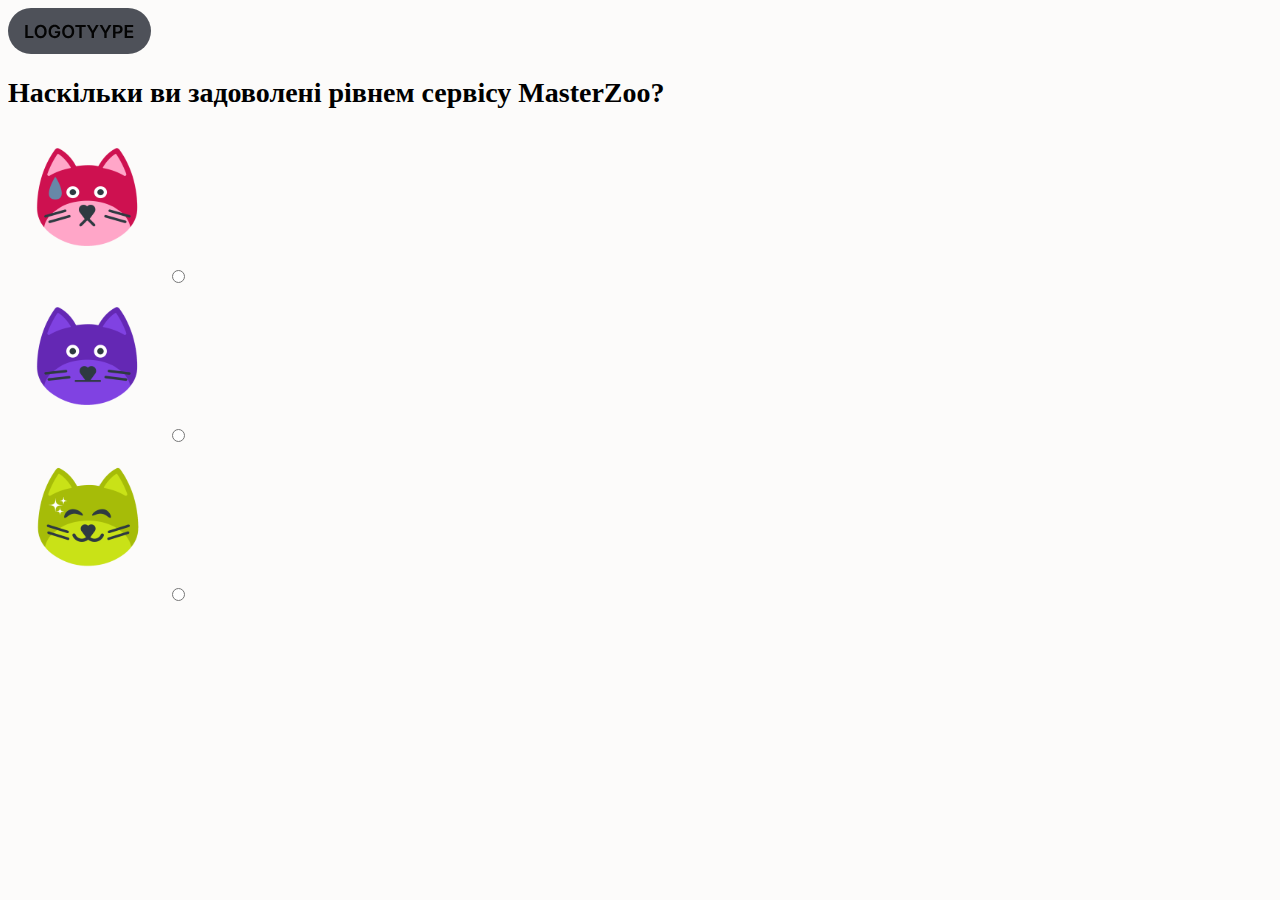
<file: index.html>
<!DOCTYPE html>
<html lang="uk">

<head>
   <meta charset="UTF-8">
<meta http-equiv="X-UA-Compatible" content="IE=edge">
<meta name="viewport"
	content="width=device-width, initial-scale=1.0, minimum-scale=1, maximum-scale=1, user-scalable=no">
<link rel="stylesheet" href="css/style.css">
   <title>Anketa_Masterzoo</title>
</head>

<body>
   <div class="wrapper">
      <div class="content">
         <header class="header">
            <div class="_container">
               <div class="header__wrapper">
                  <div class="header__body">
                     <div class="header__logo">
                        <img src="img/logo.svg" alt="logo">
                     </div>
                  </div>
               </div>
            </div>
         </header>
         <main class="page">
            <div class="_container">
               <div class="page__main main">
                  <form class="main__form" action="thanks.html">
                     <h1 class="main__title">
                        Наскільки ви задоволені рівнем сервісу MasterZoo?
                     </h1>
                     <div class="main__grade main-grade">
                        <div class="main-grade__btn">
                           <label class="main-grade__btn-label" for="main-grade__btn-01">
                              <img src="img/page/grade/01.svg" alt="grade-01">
                           </label>
                           <input class="main-grade__btn-radio" id="main-grade__btn-01" name="grade" type="radio">
                        </div>
                        <div class="main-grade__btn">
                           <label class="main-grade__btn-label" for="main-grade__btn-02">
                              <img src="img/page/grade/02.svg" alt="grade-02">
                           </label>
                           <input class="main-grade__btn-radio" id="main-grade__btn-02" name="grade" type="radio">
                        </div>
                        <div class="main-grade__btn">
                           <label class="main-grade__btn-label" for="main-grade__btn-03">
                              <img src="img/page/grade/03.svg" alt="grade-03">
                           </label>
                           <input class="main-grade__btn-radio" id="main-grade__btn-03" name="grade" type="radio">
                        </div>
                     </div>
                     <div class="main__field main-field" style="display: none;">
                        <input class="main-field__input" type="text"
                           placeholder="Розкажіть, будь ласка, детальніше про свій досвід">
                        <button class="btn" type="submit">Відправити</button>
                     </div>
                  </form>
               </div>
            </div>
         </main>
      </div>
   </div>
   <script src="js/script.js"></script>
</body>

</html>
</file>
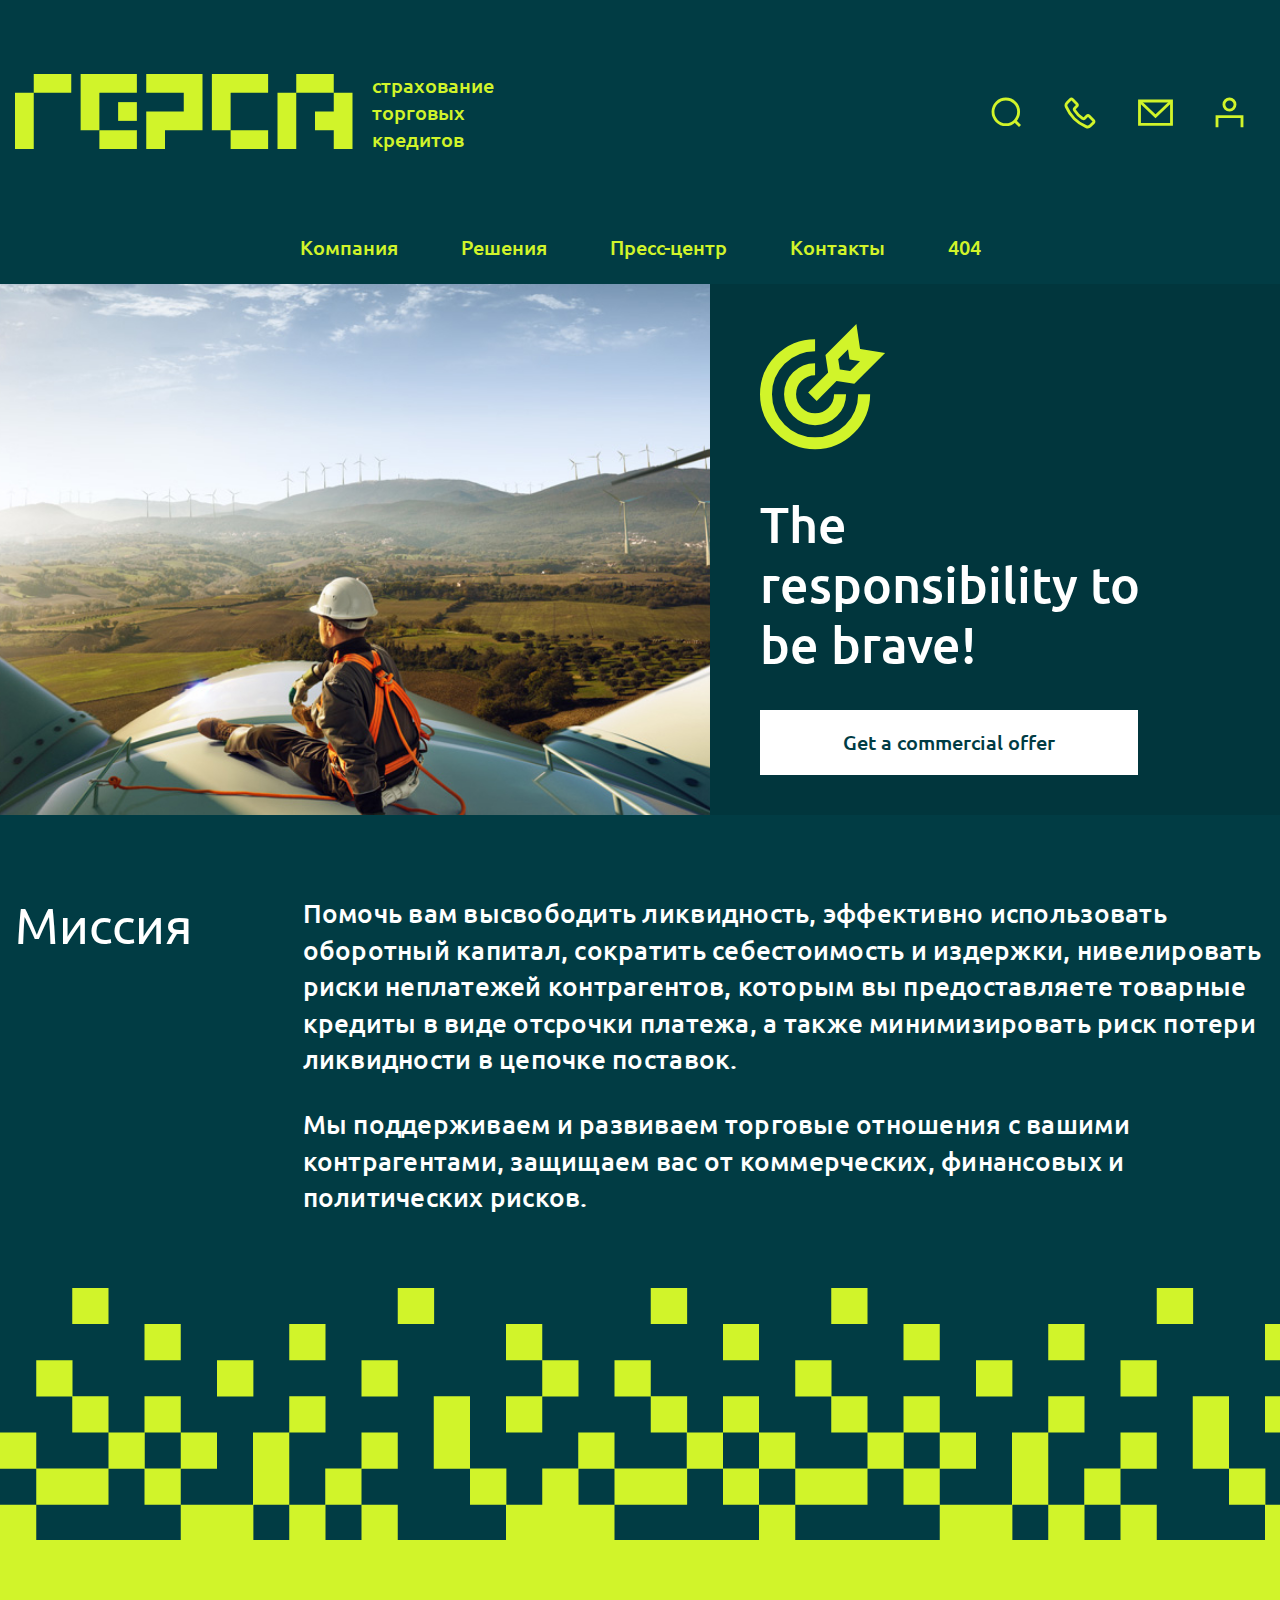
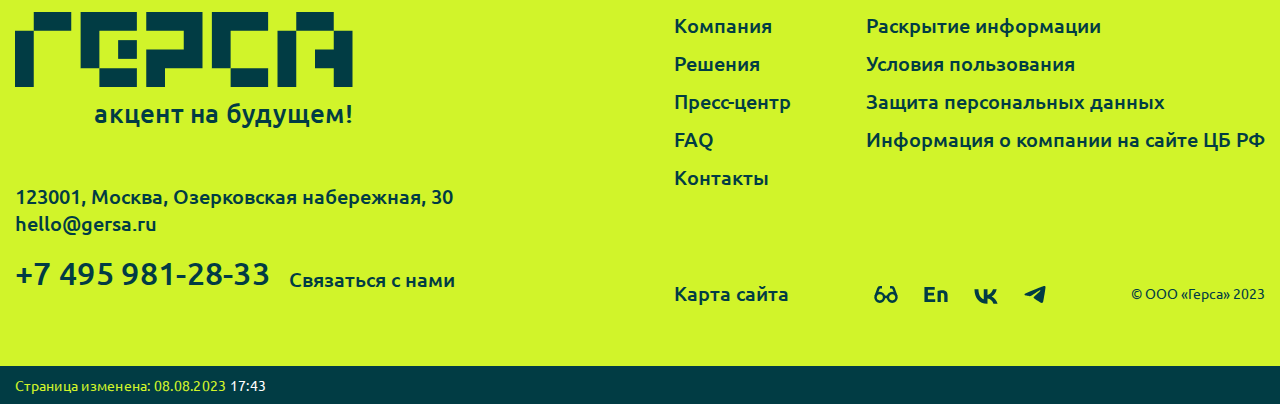
<file: about.html>
<!DOCTYPE html>
<html lang="ru">
  <head>
    <meta charset="utf-8" />
    <meta http-equiv="X-UA-Compatible" content="IE=edge" />
    <meta name="viewport" content="width=device-width, initial-scale=1" />
    <meta name="SKYPE_TOOLBAR" content="SKYPE_TOOLBAR_PARSER_COMPATIBLE" />
    <meta content="telephone=no" name="format-detection" />
    <title>Document</title>
    <link rel="stylesheet" href="style.css" />
    <link rel="stylesheet" href="media.css" />
  </head>

  <body>
    <div class="main--wrapper">
      <header class="hed-top base-container">
        <div class="wrap d-flex d-jm header--body">
          <a class="logo d-flex" href="/">
            <div>
              <img src="img/logo.png" alt="Логотип" />
            </div>
            <span> страхование торговых кредитов </span>
          </a>
          <div style="display: flex; align-items: center">
            <ul class="social d-flex d-m">
              <li class="search-in header__icon-mobile">
                <a href="#">
                  <svg width="31" height="31" viewBox="0 0 31 31" fill="none" xmlns="http://www.w3.org/2000/svg">
                    <path
                      d="M14.816 27.632C21.8941 27.632 27.632 21.8941 27.632 14.816C27.632 7.73792 21.8941 2 14.816 2C7.73792 2 2 7.73792 2 14.816C2 21.8941 7.73792 27.632 14.816 27.632Z"
                      stroke="#D1F42A"
                      stroke-width="2.8346"
                      stroke-miterlimit="10"
                    />
                    <path d="M23.8879 23.888L28.9999 29" stroke="#D1F42A" stroke-width="2.8346" stroke-miterlimit="10" />
                  </svg>
                </a>
              </li>
              <li class="tel-in">
                <a href="#">
                  <svg width="32" height="32" viewBox="0 0 32 32" fill="none" xmlns="http://www.w3.org/2000/svg">
                    <path
                      d="M29.5336 23.4381L25.111 19.0228C24.4891 18.4019 23.5216 18.4019 22.8997 19.0228L20.6884 21.2304C20.1356 21.7823 19.2373 21.8513 18.6153 21.4374C15.2984 19.3678 12.5343 16.6082 10.5303 13.3658C10.1157 12.6759 10.1848 11.8481 10.7376 11.2961L12.9489 9.08853C13.5709 8.46764 13.5709 7.5018 12.9489 6.88091L8.52636 2.46567C7.90444 1.84478 6.937 1.84478 6.31508 2.46567L3.13635 5.63912C2.03071 6.74293 1.6852 8.46763 2.30712 9.91638C4.242 14.2626 6.8679 18.3329 10.2539 21.7133C13.64 25.0938 17.717 27.6463 22.0705 29.647C23.5216 30.3369 25.2492 29.9919 26.3548 28.8191L29.5336 25.6457C30.1555 25.0938 30.1555 24.0589 29.5336 23.4381Z"
                      stroke="#D1F42A"
                      stroke-width="2.8346"
                      stroke-miterlimit="10"
                    />
                  </svg>
                </a>
              </li>
              <li class="mail-in header__icon-mobile">
                <a href="#">
                  <svg width="35" height="27" viewBox="0 0 35 27" fill="none" xmlns="http://www.w3.org/2000/svg">
                    <path d="M33.5 2H1.5V25.3745H33.5V2Z" stroke="#D1F42A" stroke-width="2.8346" stroke-miterlimit="10" />
                    <path d="M33.5 2L17.5 17.2757L1.5 2" stroke="#D1F42A" stroke-width="2.8346" stroke-miterlimit="10" />
                  </svg>
                </a>
              </li>
              <li class="lkb header__icon-mobile">
                <a href="#">
                  <svg width="29" height="31" viewBox="0 0 29 31" fill="none" xmlns="http://www.w3.org/2000/svg">
                    <path d="M2 30.3435V19.6292H27V30.3435" stroke="#D1F42A" stroke-width="2.8346" stroke-miterlimit="10" />
                    <path
                      d="M14.4619 13.0942C17.5255 13.0942 20.009 10.6107 20.009 7.54711C20.009 4.48353 17.5255 2 14.4619 2C11.3983 2 8.91479 4.48353 8.91479 7.54711C8.91479 10.6107 11.3983 13.0942 14.4619 13.0942Z"
                      stroke="#D1F42A"
                      stroke-width="2.8346"
                      stroke-miterlimit="10"
                    />
                  </svg>
                </a>
              </li>
            </ul>
            <div class="burger--menu--icon" id="burger-icon"><span></span></div>
          </div>
        </div>
        <div class="wrap wrap-menu">
          <nav class="menu-top">
            <ul class="d-flex d-c">
              <li><a href="/about.html">Компания</a></li>
              <li><a href="/faq.html">Решения</a></li>
              <li><a href="/forms.html">Пресс-центр</a></li>
              <li><a href="/contacts.html">Контакты</a></li>
              <li><a href="/404.html">404</a></li>
            </ul>
          </nav>
        </div>
        <div class="header--menu" id="menu-body">
          <ul class="header--menu__list header--menu-list">
            <li class="header--menu-list__item">
              <a class="header--menu-list__link" href="/about.html"> Компания </a>
              <ul class="header--menu-list__sub-list">
                <li class="header--menu-list__sub-item">
                  <a href="#">Миссия</a>
                </li>
                <li class="header--menu-list__sub-item">
                  <a href="#">История</a>
                </li>
                <li class="header--menu-list__sub-item">
                  <a href="#">Ценности</a>
                </li>
              </ul>
            </li>
            <li class="header--menu-list__item">
              <a class="header--menu-list__link" href="/faq.html"> Решения </a>
              <ul class="header--menu-list__sub-list">
                <li class="header--menu-list__sub-item">
                  <a href="#"> Страхование дебиторской задолженности </a>
                </li>
                <li class="header--menu-list__sub-item">
                  <a href="#"> Страхование авансовых платежей </a>
                </li>
              </ul>
            </li>
            <li class="header--menu-list__item">
              <a class="header--menu-list__link" href="/forms.html"> Пресс-центр </a>
            </li>
            <li class="header--menu-list__item">
              <a class="header--menu-list__link" href="/contacts.html"> контакты </a>
            </li>
          </ul>
          <ul class="header--menu__socials social d-flex d-m">
            <li class="lkb">
              <a href="#">
                <svg width="29" height="31" viewBox="0 0 29 31" fill="none" xmlns="http://www.w3.org/2000/svg">
                  <path d="M2 30.3435V19.6292H27V30.3435" stroke="#D1F42A" stroke-width="2.8346" stroke-miterlimit="10" />
                  <path
                    d="M14.4619 13.0942C17.5255 13.0942 20.009 10.6107 20.009 7.54711C20.009 4.48353 17.5255 2 14.4619 2C11.3983 2 8.91479 4.48353 8.91479 7.54711C8.91479 10.6107 11.3983 13.0942 14.4619 13.0942Z"
                    stroke="#D1F42A"
                    stroke-width="2.8346"
                    stroke-miterlimit="10"
                  />
                </svg>
              </a>
            </li>
            <li class="mail-in">
              <a href="#">
                <svg width="35" height="27" viewBox="0 0 35 27" fill="none" xmlns="http://www.w3.org/2000/svg">
                  <path d="M33.5 2H1.5V25.3745H33.5V2Z" stroke="#D1F42A" stroke-width="2.8346" stroke-miterlimit="10" />
                  <path d="M33.5 2L17.5 17.2757L1.5 2" stroke="#D1F42A" stroke-width="2.8346" stroke-miterlimit="10" />
                </svg>
              </a>
            </li>
            <li class="search-in">
              <a href="#">
                <svg width="31" height="31" viewBox="0 0 31 31" fill="none" xmlns="http://www.w3.org/2000/svg">
                  <path
                    d="M14.816 27.632C21.8941 27.632 27.632 21.8941 27.632 14.816C27.632 7.73792 21.8941 2 14.816 2C7.73792 2 2 7.73792 2 14.816C2 21.8941 7.73792 27.632 14.816 27.632Z"
                    stroke="#D1F42A"
                    stroke-width="2.8346"
                    stroke-miterlimit="10"
                  />
                  <path d="M23.8879 23.888L28.9999 29" stroke="#D1F42A" stroke-width="2.8346" stroke-miterlimit="10" />
                </svg>
              </a>
            </li>
            <li class="tel-in">
              <a href="#">
                <svg width="32" height="32" viewBox="0 0 32 32" fill="none" xmlns="http://www.w3.org/2000/svg">
                  <path
                    d="M29.5336 23.4381L25.111 19.0228C24.4891 18.4019 23.5216 18.4019 22.8997 19.0228L20.6884 21.2304C20.1356 21.7823 19.2373 21.8513 18.6153 21.4374C15.2984 19.3678 12.5343 16.6082 10.5303 13.3658C10.1157 12.6759 10.1848 11.8481 10.7376 11.2961L12.9489 9.08853C13.5709 8.46764 13.5709 7.5018 12.9489 6.88091L8.52636 2.46567C7.90444 1.84478 6.937 1.84478 6.31508 2.46567L3.13635 5.63912C2.03071 6.74293 1.6852 8.46763 2.30712 9.91638C4.242 14.2626 6.8679 18.3329 10.2539 21.7133C13.64 25.0938 17.717 27.6463 22.0705 29.647C23.5216 30.3369 25.2492 29.9919 26.3548 28.8191L29.5336 25.6457C30.1555 25.0938 30.1555 24.0589 29.5336 23.4381Z"
                    stroke="#D1F42A"
                    stroke-width="2.8346"
                    stroke-miterlimit="10"
                  />
                </svg>
              </a>
            </li>
          </ul>
        </div>
      </header>
      <main class="main--page">
        <div class="article--item article--item-third">
          <div class="article--item-image">
            <img src="img/img1.jpg" alt="" />
          </div>
          <div class="article--item-content">
            <div style="width: auto">
              <svg class="article--item-icon" width="126" height="126" viewBox="0 0 126 126" fill="none" xmlns="http://www.w3.org/2000/svg">
                <path
                  d="M80.0716 70.198C80.0716 84.0049 68.8769 95.1997 55.07 95.1997C41.2631 95.1997 30.0684 84.0049 30.0684 70.198C30.0684 56.3912 41.2631 45.1964 55.07 45.1964"
                  stroke="#013C44"
                  stroke-width="12"
                  stroke-miterlimit="10"
                />
                <path
                  d="M104.141 70.1981C104.141 97.2521 82.1244 119.268 55.0704 119.268C28.0164 119.268 6 97.2521 6 70.1981C6 43.144 28.0164 21.1277 55.0704 21.1277"
                  stroke="#013C44"
                  stroke-width="12"
                  stroke-miterlimit="10"
                />
                <path d="M52.458 72.8101L74.4744 50.6072" stroke="#013C44" stroke-width="12" stroke-miterlimit="10" />
                <path
                  d="M74.4747 50.6072L92.1997 53.4059L112.537 33.0687L94.8118 30.27L92.1997 12.7316L71.8625 33.0687L74.4747 50.6072Z"
                  stroke="#013C44"
                  stroke-width="12"
                  stroke-miterlimit="10"
                />
              </svg>
              <h3 class="title-post">The responsibility to be brave!</h3>
              <a class="btn" href="#">Get a commercial offer</a>
            </div>
          </div>
        </div>
        <article class="article-content base-container about--info--block">
          <div class="wrap d-flex-wrap">
            <div class="zag-block">
              <h1>Миссия</h1>
            </div>
            <div class="cont-block">
              <p>
                Помочь вам высвободить ликвидность, эффективно использовать оборотный капитал, сократить себестоимость и издержки, нивелировать риски неплатежей контрагентов,
                которым вы предоставляете товарные кредиты в виде отсрочки платежа, а также минимизировать риск потери ликвидности в цепочке поставок.
              </p>
              <p>Мы поддерживаем и развиваем торговые отношения с вашими контрагентами, защищаем вас от коммерческих, финансовых и политических рисков.</p>
            </div>
          </div>
        </article>
      </main>
      <footer class="footer">
        <div class="foot-wrap base-container">
          <div class="wrap">
            <div class="foot-base d-flex d-j">
              <div class="foot-left">
                <a class="logo-foot" href="#">
                  <img src="img/logo-foot.png" alt="" />
                  <span>акцент на будущем!</span>
                </a>
                <div class="addres">
                  123001, Москва, Озерковская набережная, 30
                  <a href="mailto:hello@gersa.ru">hello@gersa.ru</a>
                </div>
                <div class="tel-info d-flex">
                  <a href="tel:+74959812833 ">+7 495 981-28-33</a>
                  <span>Связаться с нами</span>
                </div>
              </div>
              <div class="foot-right">
                <div class="foot-right-top d-flex-wrap d-j">
                  <ul class="footer__menu footer__menu_01">
                    <li><a href="#">Компания</a></li>
                    <li><a href="#">Решения</a></li>
                    <li><a href="#">Пресс-центр</a></li>
                    <li><a href="#">FAQ</a></li>
                    <li><a href="#">Контакты</a></li>
                  </ul>
                  <ul class="footer__menu footer__menu_02">
                    <li><a href="#">Раскрытие информации</a></li>
                    <li><a href="#">Условия пользования</a></li>
                    <li><a href="#">Защита персональных данных</a></li>
                    <li><a href="#">Информация о компании на сайте ЦБ РФ</a></li>
                  </ul>
                </div>
                <div class="foot-right-bottom d-flex d-jm">
                  <a class="mapa-site" href="#">Карта сайта</a>
                  <ul class="social-foot d-flex d-m">
                    <li class="s1">
                      <a href="#">
                        <svg width="24" height="17" viewBox="0 0 24 17" fill="none" xmlns="http://www.w3.org/2000/svg">
                          <path
                            d="M5.80664 15.6572C8.18513 15.6572 10.1133 13.7291 10.1133 11.3506C10.1133 8.97209 8.18513 7.04395 5.80664 7.04395C3.42815 7.04395 1.5 8.97209 1.5 11.3506C1.5 13.7291 3.42815 15.6572 5.80664 15.6572Z"
                            stroke="#013C44"
                            stroke-width="2.5"
                            stroke-miterlimit="10"
                          />
                          <path
                            d="M10.0723 11.3096C10.6465 11.0225 11.3027 10.8584 12 10.8584C12.6973 10.8584 13.3535 11.0225 13.9277 11.3096"
                            stroke="#013C44"
                            stroke-width="2.5"
                            stroke-miterlimit="10"
                          />
                          <path
                            d="M1.70508 10.1201L4.37109 2.57324C4.61719 1.83496 5.31445 1.34277 6.09375 1.34277H7.98047"
                            stroke="#013C44"
                            stroke-width="2.5"
                            stroke-miterlimit="10"
                          />
                          <path
                            d="M18.1934 15.6572C20.5719 15.6572 22.5 13.7291 22.5 11.3506C22.5 8.97209 20.5719 7.04395 18.1934 7.04395C15.8149 7.04395 13.8867 8.97209 13.8867 11.3506C13.8867 13.7291 15.8149 15.6572 18.1934 15.6572Z"
                            stroke="#013C44"
                            stroke-width="2.5"
                            stroke-miterlimit="10"
                          />
                          <path
                            d="M22.2949 10.1201L19.6289 2.57324C19.3828 1.83496 18.6855 1.34277 17.9062 1.34277H16.0195"
                            stroke="#013C44"
                            stroke-width="2.5"
                            stroke-miterlimit="10"
                          />
                        </svg>
                      </a>
                    </li>
                    <li class="s2">
                      <a href="#">
                        <svg width="24" height="17" viewBox="0 0 24 17" fill="none" xmlns="http://www.w3.org/2000/svg">
                          <path d="M0.445068 16.123V0.876953H10.7411V3.75895H3.87707V6.75095H9.97107V9.56695H3.87707V13.241H11.2471V16.123H0.445068Z" fill="#013C44" />
                          <path
                            d="M13.5669 4.94695C14.1242 4.78562 14.8429 4.63895 15.7229 4.50695C16.6029 4.36029 17.5269 4.28695 18.4949 4.28695C19.4775 4.28695 20.2915 4.41895 20.9369 4.68295C21.5969 4.93229 22.1175 5.29162 22.4989 5.76095C22.8802 6.23029 23.1515 6.78762 23.3129 7.43295C23.4742 8.07829 23.5549 8.79695 23.5549 9.58895V16.123H20.2769V9.98495C20.2769 8.92895 20.1375 8.18095 19.8589 7.74095C19.5802 7.30095 19.0595 7.08095 18.2969 7.08095C18.0622 7.08095 17.8129 7.09562 17.5489 7.12495C17.2849 7.13962 17.0502 7.16162 16.8449 7.19095V16.123H13.5669V4.94695Z"
                            fill="#013C44"
                          />
                        </svg>
                      </a>
                    </li>
                    <li class="s3">
                      <a href="#">
                        <svg width="24" height="15" viewBox="0 0 24 15" fill="none" xmlns="http://www.w3.org/2000/svg">
                          <path
                            d="M13.0273 14.7089C5.13167 14.7089 0.629762 9.30662 0.445068 0.302803H4.41598C4.54296 6.9056 7.45189 9.6991 9.76056 10.2763V0.302803H13.4891V5.99368C15.7631 5.75127 18.1641 3.15401 18.9722 0.29126H22.6891C22.386 1.77316 21.7806 3.17663 20.9107 4.414C20.0408 5.65138 18.925 6.69605 17.6331 7.48277C19.0748 8.20034 20.348 9.21537 21.3687 10.4609C22.3895 11.7065 23.1346 13.1543 23.5549 14.7089H19.457C18.5797 11.9731 16.3864 9.84916 13.4891 9.56058V14.7089H13.0389H13.0273Z"
                            fill="#013C44"
                          />
                        </svg>
                      </a>
                    </li>
                    <li class="s4">
                      <a href="#">
                        <svg width="22" height="17" viewBox="0 0 22 17" fill="none" xmlns="http://www.w3.org/2000/svg">
                          <path
                            d="M1.94364 7.31846C7.58077 4.91938 11.3397 3.33777 13.2206 2.57361C18.5906 0.391776 19.7065 0.0127698 20.4338 0.00012133C20.5938 -0.00249777 20.9514 0.0362266 21.1831 0.219862C21.3787 0.37492 21.4326 0.584381 21.4583 0.731393C21.4841 0.878405 21.5162 1.2133 21.4907 1.47498C21.1997 4.46174 19.9405 11.7098 19.2999 15.055C19.0288 16.4705 18.4951 16.9451 17.9784 16.9916C16.8554 17.0925 16.0027 16.2667 14.9151 15.5702C13.2132 14.4805 12.2517 13.8021 10.5997 12.7387C8.69056 11.5097 9.92819 10.8343 11.0162 9.73042C11.301 9.44153 16.2486 5.04555 16.3444 4.64677C16.3564 4.59689 16.3675 4.41098 16.2544 4.31282C16.1414 4.21465 15.9745 4.24822 15.8541 4.27492C15.6834 4.31276 12.9646 6.06814 7.69761 9.54107C6.92588 10.0587 6.22687 10.3109 5.60058 10.2977C4.91015 10.2831 3.58204 9.91638 2.59472 9.60288C1.38374 9.21836 0.421278 9.01506 0.505087 8.36203C0.54874 8.0219 1.02826 7.67404 1.94364 7.31846Z"
                            fill="#013C44"
                          />
                        </svg>
                      </a>
                    </li>
                  </ul>
                  <span class="copy">© ООО «Герса» 2023</span>
                </div>
              </div>
            </div>
          </div>
        </div>
        <div class="wrap base-container">
          <p class="footer__text">Страница изменена: 08.08.2023 <span class="footer__text-white">17:43</span></p>
        </div>
      </footer>
    </div>
    <link rel="stylesheet" href="css/owl.carousel.css" />
    <link rel="stylesheet" href="css/magnific_opup.css" />
    <!-- HTML5 shim and Respond.js for IE8 support of HTML5 elements and media queries -->
    <!-- WARNING: Respond.js doesn't work if you view the page via file:// -->
    <!--[if lt IE 9]>
      <script src="https://oss.maxcdn.com/html5shiv/3.7.2/html5shiv.min.js"></script>
      <script src="https://oss.maxcdn.com/respond/1.4.2/respond.min.js"></script>
    <![endif]-->
    <script src="js/old-ie.js"></script>
    <script src="js/jquery-3.6.4.min.js"></script>
    <script src="js/owl.carousel.min.js"></script>
    <script src="js/magnific-popup.min.js"></script>
    <script src="js/my-script.js"></script>

    <script src="js/script.js"></script>
  </body>
</html>
</file>
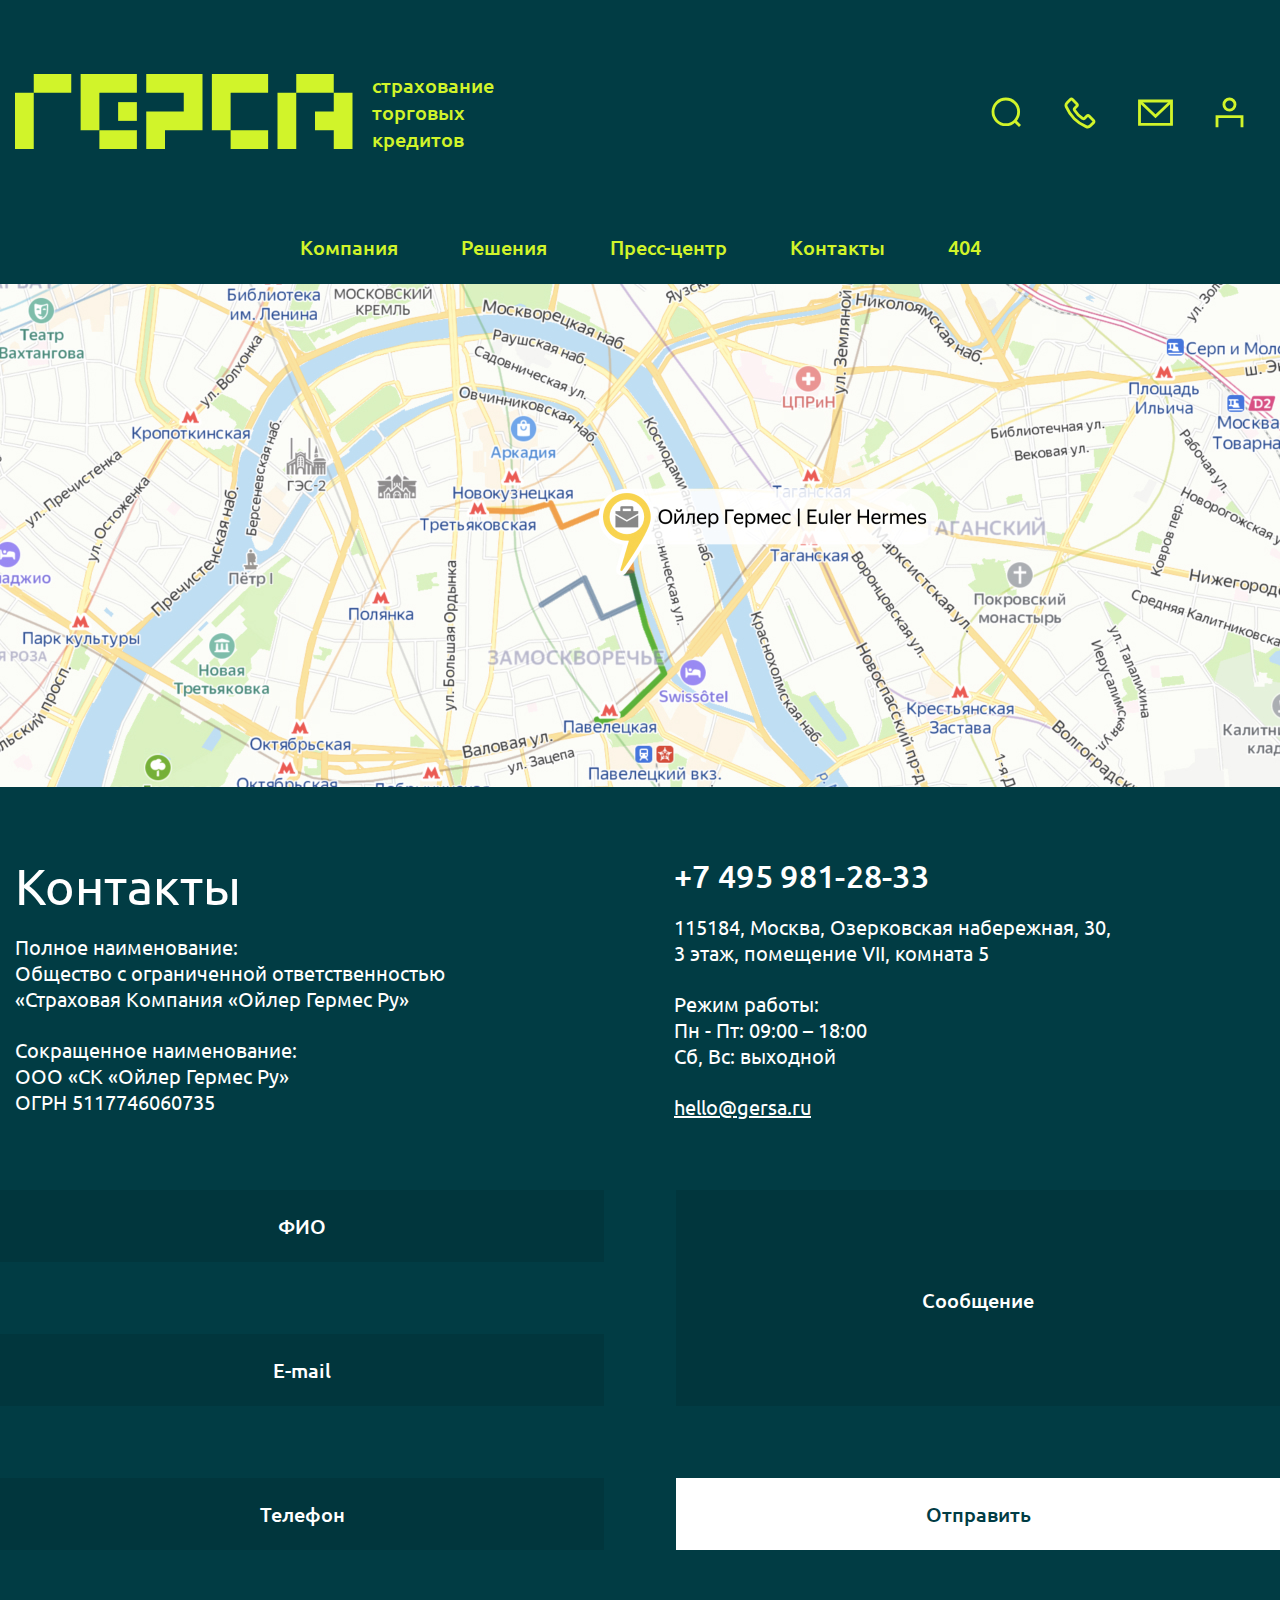
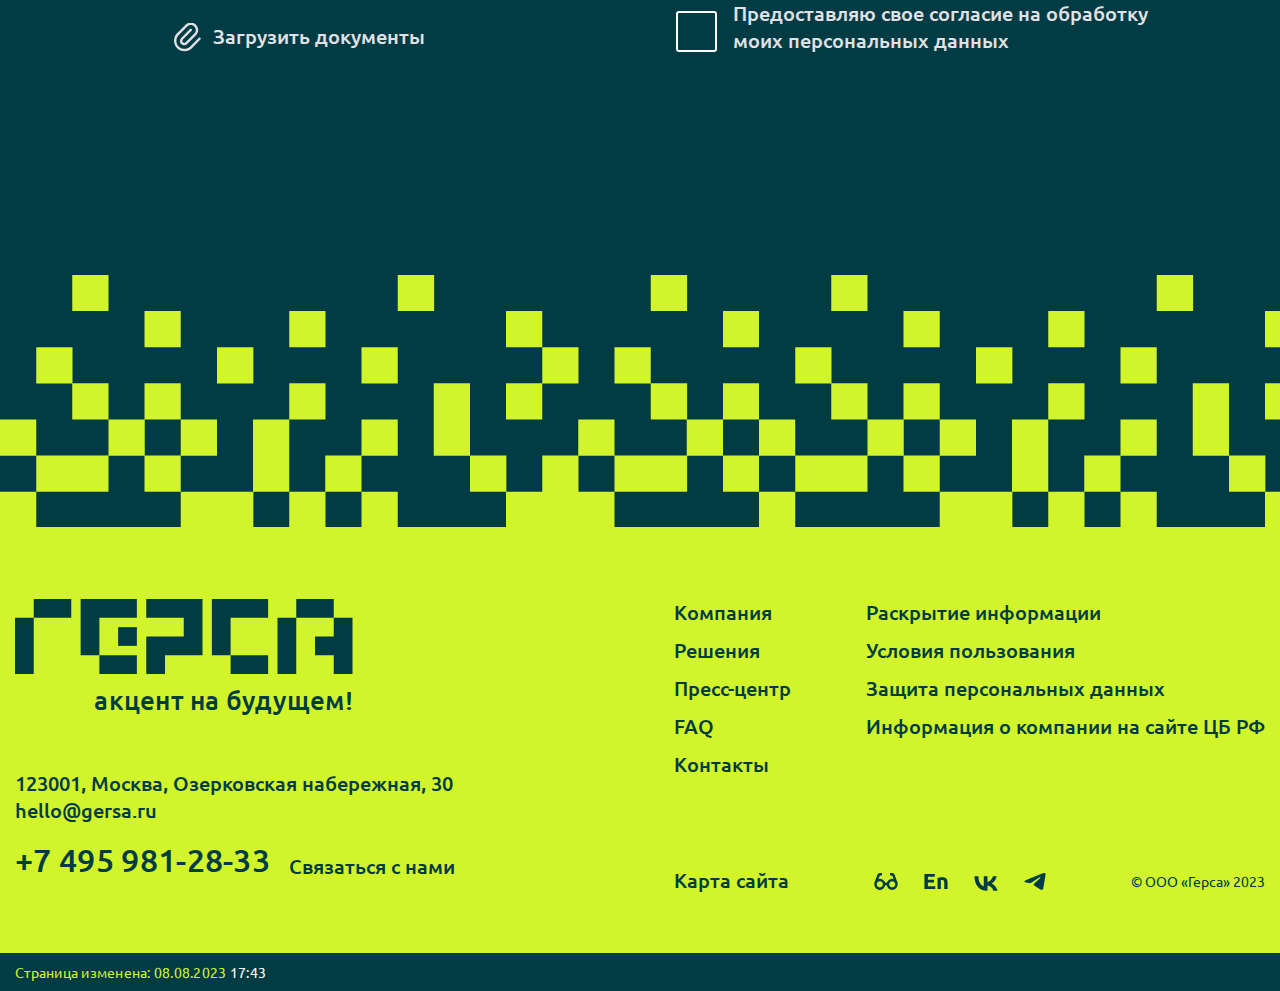
<file: contacts.html>
<!DOCTYPE html>
<html lang="ru">
  <head>
    <meta charset="utf-8" />
    <meta http-equiv="X-UA-Compatible" content="IE=edge" />
    <meta name="viewport" content="width=device-width, initial-scale=1" />
    <meta name="SKYPE_TOOLBAR" content="SKYPE_TOOLBAR_PARSER_COMPATIBLE" />
    <meta content="telephone=no" name="format-detection" />
    <title>Document</title>
    <link rel="stylesheet" href="style.css" />
  </head>

  <body>
    <div class="main--wrapper">
      <header class="hed-top base-container">
        <div class="wrap d-flex d-jm header--body">
          <a class="logo d-flex" href="/">
            <div>
              <img src="img/logo.png" alt="Логотип" />
            </div>
            <span> страхование торговых кредитов </span>
          </a>
          <div style="display: flex; align-items: center">
            <ul class="social d-flex d-m">
              <li class="search-in header__icon-mobile">
                <a href="#">
                  <svg width="31" height="31" viewBox="0 0 31 31" fill="none" xmlns="http://www.w3.org/2000/svg">
                    <path
                      d="M14.816 27.632C21.8941 27.632 27.632 21.8941 27.632 14.816C27.632 7.73792 21.8941 2 14.816 2C7.73792 2 2 7.73792 2 14.816C2 21.8941 7.73792 27.632 14.816 27.632Z"
                      stroke="#D1F42A"
                      stroke-width="2.8346"
                      stroke-miterlimit="10"
                    />
                    <path d="M23.8879 23.888L28.9999 29" stroke="#D1F42A" stroke-width="2.8346" stroke-miterlimit="10" />
                  </svg>
                </a>
              </li>
              <li class="tel-in">
                <a href="#">
                  <svg width="32" height="32" viewBox="0 0 32 32" fill="none" xmlns="http://www.w3.org/2000/svg">
                    <path
                      d="M29.5336 23.4381L25.111 19.0228C24.4891 18.4019 23.5216 18.4019 22.8997 19.0228L20.6884 21.2304C20.1356 21.7823 19.2373 21.8513 18.6153 21.4374C15.2984 19.3678 12.5343 16.6082 10.5303 13.3658C10.1157 12.6759 10.1848 11.8481 10.7376 11.2961L12.9489 9.08853C13.5709 8.46764 13.5709 7.5018 12.9489 6.88091L8.52636 2.46567C7.90444 1.84478 6.937 1.84478 6.31508 2.46567L3.13635 5.63912C2.03071 6.74293 1.6852 8.46763 2.30712 9.91638C4.242 14.2626 6.8679 18.3329 10.2539 21.7133C13.64 25.0938 17.717 27.6463 22.0705 29.647C23.5216 30.3369 25.2492 29.9919 26.3548 28.8191L29.5336 25.6457C30.1555 25.0938 30.1555 24.0589 29.5336 23.4381Z"
                      stroke="#D1F42A"
                      stroke-width="2.8346"
                      stroke-miterlimit="10"
                    />
                  </svg>
                </a>
              </li>
              <li class="mail-in header__icon-mobile">
                <a href="#">
                  <svg width="35" height="27" viewBox="0 0 35 27" fill="none" xmlns="http://www.w3.org/2000/svg">
                    <path d="M33.5 2H1.5V25.3745H33.5V2Z" stroke="#D1F42A" stroke-width="2.8346" stroke-miterlimit="10" />
                    <path d="M33.5 2L17.5 17.2757L1.5 2" stroke="#D1F42A" stroke-width="2.8346" stroke-miterlimit="10" />
                  </svg>
                </a>
              </li>
              <li class="lkb header__icon-mobile">
                <a href="#">
                  <svg width="29" height="31" viewBox="0 0 29 31" fill="none" xmlns="http://www.w3.org/2000/svg">
                    <path d="M2 30.3435V19.6292H27V30.3435" stroke="#D1F42A" stroke-width="2.8346" stroke-miterlimit="10" />
                    <path
                      d="M14.4619 13.0942C17.5255 13.0942 20.009 10.6107 20.009 7.54711C20.009 4.48353 17.5255 2 14.4619 2C11.3983 2 8.91479 4.48353 8.91479 7.54711C8.91479 10.6107 11.3983 13.0942 14.4619 13.0942Z"
                      stroke="#D1F42A"
                      stroke-width="2.8346"
                      stroke-miterlimit="10"
                    />
                  </svg>
                </a>
              </li>
            </ul>
            <div class="burger--menu--icon" id="burger-icon"><span></span></div>
          </div>
        </div>
        <div class="wrap wrap-menu">
          <nav class="menu-top">
            <ul class="d-flex d-c">
              <li><a href="/about.html">Компания</a></li>
              <li><a href="/faq.html">Решения</a></li>
              <li><a href="/forms.html">Пресс-центр</a></li>
              <li><a href="/contacts.html">Контакты</a></li>
              <li><a href="/404.html">404</a></li>
            </ul>
          </nav>
        </div>
        <div class="header--menu" id="menu-body">
          <ul class="header--menu__list header--menu-list">
            <li class="header--menu-list__item">
              <a class="header--menu-list__link" href="#"> Компания </a>
              <ul class="header--menu-list__sub-list">
                <li class="header--menu-list__sub-item">
                  <a href="#">Миссия</a>
                </li>
                <li class="header--menu-list__sub-item">
                  <a href="#">История</a>
                </li>
                <li class="header--menu-list__sub-item">
                  <a href="#">Ценности</a>
                </li>
              </ul>
            </li>
            <li class="header--menu-list__item">
              <a class="header--menu-list__link" href="#"> Решения </a>
              <ul class="header--menu-list__sub-list">
                <li class="header--menu-list__sub-item">
                  <a href="#"> Страхование дебиторской задолженности </a>
                </li>
                <li class="header--menu-list__sub-item">
                  <a href="#"> Страхование авансовых платежей </a>
                </li>
              </ul>
            </li>
            <li class="header--menu-list__item">
              <a class="header--menu-list__link" href="#"> Пресс-центр </a>
            </li>
            <li class="header--menu-list__item">
              <a class="header--menu-list__link" href="#"> контакты </a>
            </li>
          </ul>
          <ul class="header--menu__socials social d-flex d-m">
            <li class="lkb">
              <a href="#">
                <svg width="29" height="31" viewBox="0 0 29 31" fill="none" xmlns="http://www.w3.org/2000/svg">
                  <path d="M2 30.3435V19.6292H27V30.3435" stroke="#D1F42A" stroke-width="2.8346" stroke-miterlimit="10" />
                  <path
                    d="M14.4619 13.0942C17.5255 13.0942 20.009 10.6107 20.009 7.54711C20.009 4.48353 17.5255 2 14.4619 2C11.3983 2 8.91479 4.48353 8.91479 7.54711C8.91479 10.6107 11.3983 13.0942 14.4619 13.0942Z"
                    stroke="#D1F42A"
                    stroke-width="2.8346"
                    stroke-miterlimit="10"
                  />
                </svg>
              </a>
            </li>
            <li class="mail-in">
              <a href="#">
                <svg width="35" height="27" viewBox="0 0 35 27" fill="none" xmlns="http://www.w3.org/2000/svg">
                  <path d="M33.5 2H1.5V25.3745H33.5V2Z" stroke="#D1F42A" stroke-width="2.8346" stroke-miterlimit="10" />
                  <path d="M33.5 2L17.5 17.2757L1.5 2" stroke="#D1F42A" stroke-width="2.8346" stroke-miterlimit="10" />
                </svg>
              </a>
            </li>
            <li class="search-in">
              <a href="#">
                <svg width="31" height="31" viewBox="0 0 31 31" fill="none" xmlns="http://www.w3.org/2000/svg">
                  <path
                    d="M14.816 27.632C21.8941 27.632 27.632 21.8941 27.632 14.816C27.632 7.73792 21.8941 2 14.816 2C7.73792 2 2 7.73792 2 14.816C2 21.8941 7.73792 27.632 14.816 27.632Z"
                    stroke="#D1F42A"
                    stroke-width="2.8346"
                    stroke-miterlimit="10"
                  />
                  <path d="M23.8879 23.888L28.9999 29" stroke="#D1F42A" stroke-width="2.8346" stroke-miterlimit="10" />
                </svg>
              </a>
            </li>
            <li class="tel-in">
              <a href="#">
                <svg width="32" height="32" viewBox="0 0 32 32" fill="none" xmlns="http://www.w3.org/2000/svg">
                  <path
                    d="M29.5336 23.4381L25.111 19.0228C24.4891 18.4019 23.5216 18.4019 22.8997 19.0228L20.6884 21.2304C20.1356 21.7823 19.2373 21.8513 18.6153 21.4374C15.2984 19.3678 12.5343 16.6082 10.5303 13.3658C10.1157 12.6759 10.1848 11.8481 10.7376 11.2961L12.9489 9.08853C13.5709 8.46764 13.5709 7.5018 12.9489 6.88091L8.52636 2.46567C7.90444 1.84478 6.937 1.84478 6.31508 2.46567L3.13635 5.63912C2.03071 6.74293 1.6852 8.46763 2.30712 9.91638C4.242 14.2626 6.8679 18.3329 10.2539 21.7133C13.64 25.0938 17.717 27.6463 22.0705 29.647C23.5216 30.3369 25.2492 29.9919 26.3548 28.8191L29.5336 25.6457C30.1555 25.0938 30.1555 24.0589 29.5336 23.4381Z"
                    stroke="#D1F42A"
                    stroke-width="2.8346"
                    stroke-miterlimit="10"
                  />
                </svg>
              </a>
            </li>
          </ul>
        </div>
      </header>
      <main class="main--page">
        <div class="mapa">
          <img style="width: 100%; max-width: none; object-fit: cover; height: 503px" src="img/mapa.jpg" alt="" />
        </div>
        <div class="base-container page-contacts">
          <div class="wrap">
            <div class="row contact-info">
              <div class="col">
                <h1>Контакты</h1>
                <div>
                  Полное наименование: <br />
                  Общество с ограниченной ответственностью <br />
                  «Страховая Компания «Ойлер Гермес Ру»
                </div>
                <div>
                  Сокращенное наименование: <br />
                  ООО «СК «Ойлер Гермес Ру» <br />
                  ОГРН 5117746060735
                </div>
              </div>
              <div class="col col-r">
                <a class="tel-k" href="tel:+74959812833">+7 495 981-28-33</a>
                <div>
                  115184, Москва, Озерковская набережная, 30, <br />
                  3 этаж, помещение VII, комната 5
                </div>
                <div>
                  Режим работы: <br />
                  Пн - Пт: 09:00 – 18:00 <br />
                  Сб, Вс: выходной
                </div>
                <a class="mail-k" href="mailto:hello@gersa.ru">hello@gersa.ru</a>
              </div>
            </div>
          </div>
        </div>
        <div class="form-wrap">
          <form action="#">
            <div class="form-wrp d-flex d-j">
              <div class="form-left">
                <input type="text" placeholder="ФИО" />
                <input type="email" placeholder="E-mail" />
                <input type="tel" placeholder="Телефон" />

                <div class="file-input-wrp">
                  <button class="btn-file" type="button">Загрузить документы</button>
                  <span class="name-txt"></span>
                  <input class="file-input" type="file" />
                </div>
              </div>
              <div class="form-right">
                <textarea placeholder="Сообщение"></textarea>
                <input class="btn-submit" type="submit" value="Отправить" />
                <div class="checkbox">
                  <input id="check1" type="checkbox" name="check" value="check1" />
                  <label for="check1">
                    Предоставляю свое согласие на обработку <br />
                    моих персональных данных
                  </label>
                </div>
              </div>
            </div>
          </form>
        </div>
      </main>
      <footer class="footer">
        <div class="foot-wrap base-container">
          <div class="wrap">
            <div class="foot-base d-flex d-j">
              <div class="foot-left">
                <a class="logo-foot" href="#">
                  <img src="img/logo-foot.png" alt="" />
                  <span>акцент на будущем!</span>
                </a>
                <div class="addres">
                  123001, Москва, Озерковская набережная, 30
                  <a href="mailto:hello@gersa.ru">hello@gersa.ru</a>
                </div>
                <div class="tel-info d-flex">
                  <a href="tel:+74959812833 ">+7 495 981-28-33</a>
                  <span>Связаться с нами</span>
                </div>
              </div>
              <div class="foot-right">
                <div class="foot-right-top d-flex-wrap d-j">
                  <ul class="footer__menu footer__menu_01">
                    <li><a href="#">Компания</a></li>
                    <li><a href="#">Решения</a></li>
                    <li><a href="#">Пресс-центр</a></li>
                    <li><a href="#">FAQ</a></li>
                    <li><a href="#">Контакты</a></li>
                  </ul>
                  <ul class="footer__menu footer__menu_02">
                    <li><a href="#">Раскрытие информации</a></li>
                    <li><a href="#">Условия пользования</a></li>
                    <li><a href="#">Защита персональных данных</a></li>
                    <li><a href="#">Информация о компании на сайте ЦБ РФ</a></li>
                  </ul>
                </div>
                <div class="foot-right-bottom d-flex d-jm">
                  <a class="mapa-site" href="#">Карта сайта</a>
                  <ul class="social-foot d-flex d-m">
                    <li class="s1">
                      <a href="#">
                        <svg width="24" height="17" viewBox="0 0 24 17" fill="none" xmlns="http://www.w3.org/2000/svg">
                          <path
                            d="M5.80664 15.6572C8.18513 15.6572 10.1133 13.7291 10.1133 11.3506C10.1133 8.97209 8.18513 7.04395 5.80664 7.04395C3.42815 7.04395 1.5 8.97209 1.5 11.3506C1.5 13.7291 3.42815 15.6572 5.80664 15.6572Z"
                            stroke="#013C44"
                            stroke-width="2.5"
                            stroke-miterlimit="10"
                          />
                          <path
                            d="M10.0723 11.3096C10.6465 11.0225 11.3027 10.8584 12 10.8584C12.6973 10.8584 13.3535 11.0225 13.9277 11.3096"
                            stroke="#013C44"
                            stroke-width="2.5"
                            stroke-miterlimit="10"
                          />
                          <path
                            d="M1.70508 10.1201L4.37109 2.57324C4.61719 1.83496 5.31445 1.34277 6.09375 1.34277H7.98047"
                            stroke="#013C44"
                            stroke-width="2.5"
                            stroke-miterlimit="10"
                          />
                          <path
                            d="M18.1934 15.6572C20.5719 15.6572 22.5 13.7291 22.5 11.3506C22.5 8.97209 20.5719 7.04395 18.1934 7.04395C15.8149 7.04395 13.8867 8.97209 13.8867 11.3506C13.8867 13.7291 15.8149 15.6572 18.1934 15.6572Z"
                            stroke="#013C44"
                            stroke-width="2.5"
                            stroke-miterlimit="10"
                          />
                          <path
                            d="M22.2949 10.1201L19.6289 2.57324C19.3828 1.83496 18.6855 1.34277 17.9062 1.34277H16.0195"
                            stroke="#013C44"
                            stroke-width="2.5"
                            stroke-miterlimit="10"
                          />
                        </svg>
                      </a>
                    </li>
                    <li class="s2">
                      <a href="#">
                        <svg width="24" height="17" viewBox="0 0 24 17" fill="none" xmlns="http://www.w3.org/2000/svg">
                          <path d="M0.445068 16.123V0.876953H10.7411V3.75895H3.87707V6.75095H9.97107V9.56695H3.87707V13.241H11.2471V16.123H0.445068Z" fill="#013C44" />
                          <path
                            d="M13.5669 4.94695C14.1242 4.78562 14.8429 4.63895 15.7229 4.50695C16.6029 4.36029 17.5269 4.28695 18.4949 4.28695C19.4775 4.28695 20.2915 4.41895 20.9369 4.68295C21.5969 4.93229 22.1175 5.29162 22.4989 5.76095C22.8802 6.23029 23.1515 6.78762 23.3129 7.43295C23.4742 8.07829 23.5549 8.79695 23.5549 9.58895V16.123H20.2769V9.98495C20.2769 8.92895 20.1375 8.18095 19.8589 7.74095C19.5802 7.30095 19.0595 7.08095 18.2969 7.08095C18.0622 7.08095 17.8129 7.09562 17.5489 7.12495C17.2849 7.13962 17.0502 7.16162 16.8449 7.19095V16.123H13.5669V4.94695Z"
                            fill="#013C44"
                          />
                        </svg>
                      </a>
                    </li>
                    <li class="s3">
                      <a href="#">
                        <svg width="24" height="15" viewBox="0 0 24 15" fill="none" xmlns="http://www.w3.org/2000/svg">
                          <path
                            d="M13.0273 14.7089C5.13167 14.7089 0.629762 9.30662 0.445068 0.302803H4.41598C4.54296 6.9056 7.45189 9.6991 9.76056 10.2763V0.302803H13.4891V5.99368C15.7631 5.75127 18.1641 3.15401 18.9722 0.29126H22.6891C22.386 1.77316 21.7806 3.17663 20.9107 4.414C20.0408 5.65138 18.925 6.69605 17.6331 7.48277C19.0748 8.20034 20.348 9.21537 21.3687 10.4609C22.3895 11.7065 23.1346 13.1543 23.5549 14.7089H19.457C18.5797 11.9731 16.3864 9.84916 13.4891 9.56058V14.7089H13.0389H13.0273Z"
                            fill="#013C44"
                          />
                        </svg>
                      </a>
                    </li>
                    <li class="s4">
                      <a href="#">
                        <svg width="22" height="17" viewBox="0 0 22 17" fill="none" xmlns="http://www.w3.org/2000/svg">
                          <path
                            d="M1.94364 7.31846C7.58077 4.91938 11.3397 3.33777 13.2206 2.57361C18.5906 0.391776 19.7065 0.0127698 20.4338 0.00012133C20.5938 -0.00249777 20.9514 0.0362266 21.1831 0.219862C21.3787 0.37492 21.4326 0.584381 21.4583 0.731393C21.4841 0.878405 21.5162 1.2133 21.4907 1.47498C21.1997 4.46174 19.9405 11.7098 19.2999 15.055C19.0288 16.4705 18.4951 16.9451 17.9784 16.9916C16.8554 17.0925 16.0027 16.2667 14.9151 15.5702C13.2132 14.4805 12.2517 13.8021 10.5997 12.7387C8.69056 11.5097 9.92819 10.8343 11.0162 9.73042C11.301 9.44153 16.2486 5.04555 16.3444 4.64677C16.3564 4.59689 16.3675 4.41098 16.2544 4.31282C16.1414 4.21465 15.9745 4.24822 15.8541 4.27492C15.6834 4.31276 12.9646 6.06814 7.69761 9.54107C6.92588 10.0587 6.22687 10.3109 5.60058 10.2977C4.91015 10.2831 3.58204 9.91638 2.59472 9.60288C1.38374 9.21836 0.421278 9.01506 0.505087 8.36203C0.54874 8.0219 1.02826 7.67404 1.94364 7.31846Z"
                            fill="#013C44"
                          />
                        </svg>
                      </a>
                    </li>
                  </ul>
                  <span class="copy">© ООО «Герса» 2023</span>
                </div>
              </div>
            </div>
          </div>
        </div>
        <div class="wrap base-container">
          <p class="footer__text">Страница изменена: 08.08.2023 <span class="footer__text-white">17:43</span></p>
        </div>
      </footer>
    </div>
    <link rel="stylesheet" href="css/owl.carousel.css" />
    <link rel="stylesheet" href="css/magnific_opup.css" />
    <!-- HTML5 shim and Respond.js for IE8 support of HTML5 elements and media queries -->
    <!-- WARNING: Respond.js doesn't work if you view the page via file:// -->
    <!--[if lt IE 9]>
      <script src="https://oss.maxcdn.com/html5shiv/3.7.2/html5shiv.min.js"></script>
      <script src="https://oss.maxcdn.com/respond/1.4.2/respond.min.js"></script>
    <![endif]-->
    <script src="js/old-ie.js"></script>
    <script src="js/jquery-3.6.4.min.js"></script>
    <script src="js/owl.carousel.min.js"></script>
    <script src="js/magnific-popup.min.js"></script>
    <script src="js/my-script.js"></script>

    <script src="js/script.js"></script>
  </body>
</html>
</file>
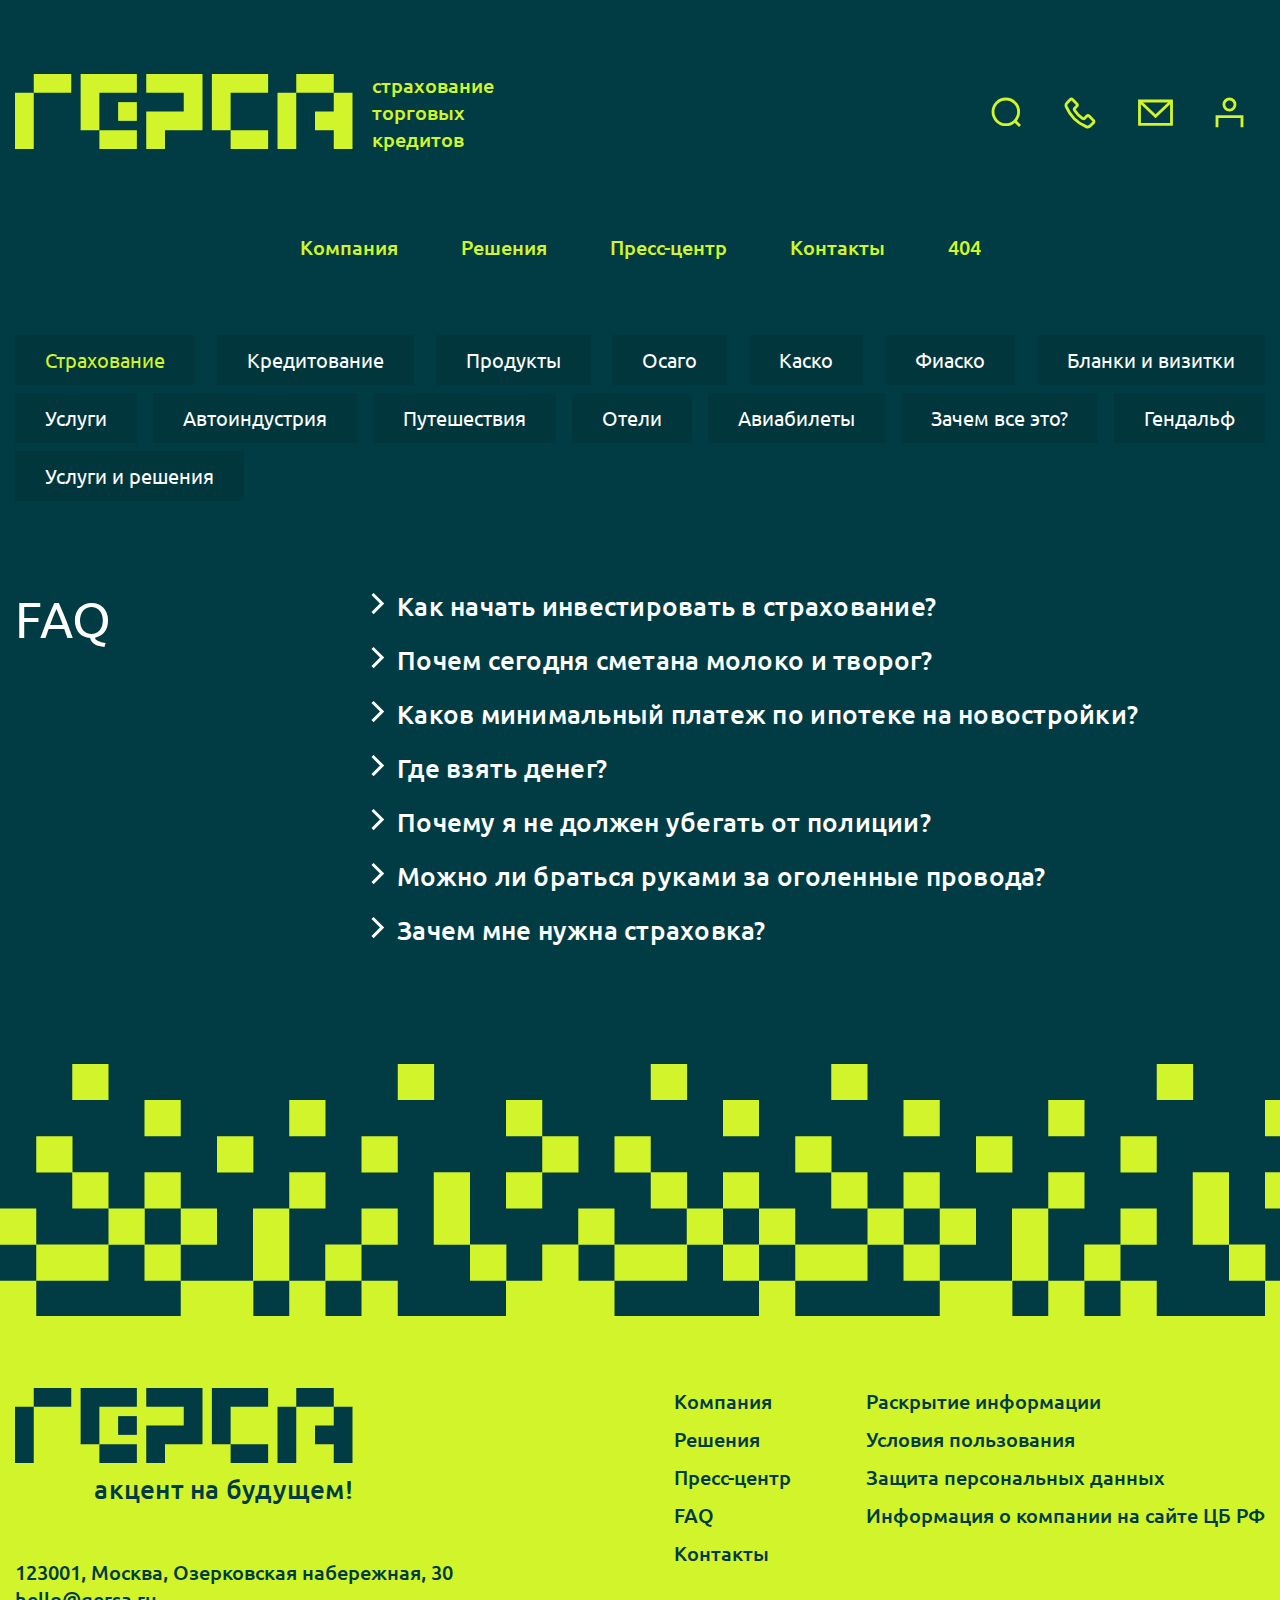
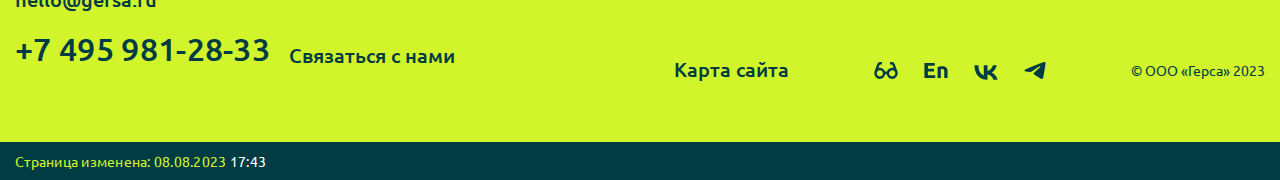
<file: faq.html>
<!DOCTYPE html>
<html lang="ru">
  <head>
    <meta charset="utf-8" />
    <meta http-equiv="X-UA-Compatible" content="IE=edge" />
    <meta name="viewport" content="width=device-width, initial-scale=1" />
    <meta name="SKYPE_TOOLBAR" content="SKYPE_TOOLBAR_PARSER_COMPATIBLE" />
    <meta content="telephone=no" name="format-detection" />
    <title>Document</title>
    <link rel="stylesheet" href="style.css" />
    <link rel="stylesheet" href="media.css" />
  </head>

  <body>
    <div class="main--wrapper">
      <header class="hed-top base-container">
        <div class="wrap d-flex d-jm header--body">
          <a class="logo d-flex" href="/">
            <div>
              <img src="img/logo.png" alt="Логотип" />
            </div>
            <span> страхование торговых кредитов </span>
          </a>
          <div style="display: flex; align-items: center">
            <ul class="social d-flex d-m">
              <li class="search-in header__icon-mobile">
                <a href="#">
                  <svg width="31" height="31" viewBox="0 0 31 31" fill="none" xmlns="http://www.w3.org/2000/svg">
                    <path
                      d="M14.816 27.632C21.8941 27.632 27.632 21.8941 27.632 14.816C27.632 7.73792 21.8941 2 14.816 2C7.73792 2 2 7.73792 2 14.816C2 21.8941 7.73792 27.632 14.816 27.632Z"
                      stroke="#D1F42A"
                      stroke-width="2.8346"
                      stroke-miterlimit="10"
                    />
                    <path d="M23.8879 23.888L28.9999 29" stroke="#D1F42A" stroke-width="2.8346" stroke-miterlimit="10" />
                  </svg>
                </a>
              </li>
              <li class="tel-in">
                <a href="#">
                  <svg width="32" height="32" viewBox="0 0 32 32" fill="none" xmlns="http://www.w3.org/2000/svg">
                    <path
                      d="M29.5336 23.4381L25.111 19.0228C24.4891 18.4019 23.5216 18.4019 22.8997 19.0228L20.6884 21.2304C20.1356 21.7823 19.2373 21.8513 18.6153 21.4374C15.2984 19.3678 12.5343 16.6082 10.5303 13.3658C10.1157 12.6759 10.1848 11.8481 10.7376 11.2961L12.9489 9.08853C13.5709 8.46764 13.5709 7.5018 12.9489 6.88091L8.52636 2.46567C7.90444 1.84478 6.937 1.84478 6.31508 2.46567L3.13635 5.63912C2.03071 6.74293 1.6852 8.46763 2.30712 9.91638C4.242 14.2626 6.8679 18.3329 10.2539 21.7133C13.64 25.0938 17.717 27.6463 22.0705 29.647C23.5216 30.3369 25.2492 29.9919 26.3548 28.8191L29.5336 25.6457C30.1555 25.0938 30.1555 24.0589 29.5336 23.4381Z"
                      stroke="#D1F42A"
                      stroke-width="2.8346"
                      stroke-miterlimit="10"
                    />
                  </svg>
                </a>
              </li>
              <li class="mail-in header__icon-mobile">
                <a href="#">
                  <svg width="35" height="27" viewBox="0 0 35 27" fill="none" xmlns="http://www.w3.org/2000/svg">
                    <path d="M33.5 2H1.5V25.3745H33.5V2Z" stroke="#D1F42A" stroke-width="2.8346" stroke-miterlimit="10" />
                    <path d="M33.5 2L17.5 17.2757L1.5 2" stroke="#D1F42A" stroke-width="2.8346" stroke-miterlimit="10" />
                  </svg>
                </a>
              </li>
              <li class="lkb header__icon-mobile">
                <a href="#">
                  <svg width="29" height="31" viewBox="0 0 29 31" fill="none" xmlns="http://www.w3.org/2000/svg">
                    <path d="M2 30.3435V19.6292H27V30.3435" stroke="#D1F42A" stroke-width="2.8346" stroke-miterlimit="10" />
                    <path
                      d="M14.4619 13.0942C17.5255 13.0942 20.009 10.6107 20.009 7.54711C20.009 4.48353 17.5255 2 14.4619 2C11.3983 2 8.91479 4.48353 8.91479 7.54711C8.91479 10.6107 11.3983 13.0942 14.4619 13.0942Z"
                      stroke="#D1F42A"
                      stroke-width="2.8346"
                      stroke-miterlimit="10"
                    />
                  </svg>
                </a>
              </li>
            </ul>
            <div class="burger--menu--icon" id="burger-icon"><span></span></div>
          </div>
        </div>
        <div class="wrap wrap-menu">
          <nav class="menu-top">
            <ul class="d-flex d-c">
              <li><a href="/about.html">Компания</a></li>
              <li><a href="/faq.html">Решения</a></li>
              <li><a href="/forms.html">Пресс-центр</a></li>
              <li><a href="/contacts.html">Контакты</a></li>
              <li><a href="/404.html">404</a></li>
            </ul>
          </nav>
        </div>
        <div class="header--menu" id="menu-body">
          <ul class="header--menu__list header--menu-list">
            <li class="header--menu-list__item">
              <a class="header--menu-list__link" href="/about.html"> Компания </a>
              <ul class="header--menu-list__sub-list">
                <li class="header--menu-list__sub-item">
                  <a href="#">Миссия</a>
                </li>
                <li class="header--menu-list__sub-item">
                  <a href="#">История</a>
                </li>
                <li class="header--menu-list__sub-item">
                  <a href="#">Ценности</a>
                </li>
              </ul>
            </li>
            <li class="header--menu-list__item">
              <a class="header--menu-list__link" href="/faq.html"> Решения </a>
              <ul class="header--menu-list__sub-list">
                <li class="header--menu-list__sub-item">
                  <a href="#"> Страхование дебиторской задолженности </a>
                </li>
                <li class="header--menu-list__sub-item">
                  <a href="#"> Страхование авансовых платежей </a>
                </li>
              </ul>
            </li>
            <li class="header--menu-list__item">
              <a class="header--menu-list__link" href="/forms.html"> Пресс-центр </a>
            </li>
            <li class="header--menu-list__item">
              <a class="header--menu-list__link" href="/contacts.html"> контакты </a>
            </li>
          </ul>
          <ul class="header--menu__socials social d-flex d-m">
            <li class="lkb">
              <a href="#">
                <svg width="29" height="31" viewBox="0 0 29 31" fill="none" xmlns="http://www.w3.org/2000/svg">
                  <path d="M2 30.3435V19.6292H27V30.3435" stroke="#D1F42A" stroke-width="2.8346" stroke-miterlimit="10" />
                  <path
                    d="M14.4619 13.0942C17.5255 13.0942 20.009 10.6107 20.009 7.54711C20.009 4.48353 17.5255 2 14.4619 2C11.3983 2 8.91479 4.48353 8.91479 7.54711C8.91479 10.6107 11.3983 13.0942 14.4619 13.0942Z"
                    stroke="#D1F42A"
                    stroke-width="2.8346"
                    stroke-miterlimit="10"
                  />
                </svg>
              </a>
            </li>
            <li class="mail-in">
              <a href="#">
                <svg width="35" height="27" viewBox="0 0 35 27" fill="none" xmlns="http://www.w3.org/2000/svg">
                  <path d="M33.5 2H1.5V25.3745H33.5V2Z" stroke="#D1F42A" stroke-width="2.8346" stroke-miterlimit="10" />
                  <path d="M33.5 2L17.5 17.2757L1.5 2" stroke="#D1F42A" stroke-width="2.8346" stroke-miterlimit="10" />
                </svg>
              </a>
            </li>
            <li class="search-in">
              <a href="#">
                <svg width="31" height="31" viewBox="0 0 31 31" fill="none" xmlns="http://www.w3.org/2000/svg">
                  <path
                    d="M14.816 27.632C21.8941 27.632 27.632 21.8941 27.632 14.816C27.632 7.73792 21.8941 2 14.816 2C7.73792 2 2 7.73792 2 14.816C2 21.8941 7.73792 27.632 14.816 27.632Z"
                    stroke="#D1F42A"
                    stroke-width="2.8346"
                    stroke-miterlimit="10"
                  />
                  <path d="M23.8879 23.888L28.9999 29" stroke="#D1F42A" stroke-width="2.8346" stroke-miterlimit="10" />
                </svg>
              </a>
            </li>
            <li class="tel-in">
              <a href="#">
                <svg width="32" height="32" viewBox="0 0 32 32" fill="none" xmlns="http://www.w3.org/2000/svg">
                  <path
                    d="M29.5336 23.4381L25.111 19.0228C24.4891 18.4019 23.5216 18.4019 22.8997 19.0228L20.6884 21.2304C20.1356 21.7823 19.2373 21.8513 18.6153 21.4374C15.2984 19.3678 12.5343 16.6082 10.5303 13.3658C10.1157 12.6759 10.1848 11.8481 10.7376 11.2961L12.9489 9.08853C13.5709 8.46764 13.5709 7.5018 12.9489 6.88091L8.52636 2.46567C7.90444 1.84478 6.937 1.84478 6.31508 2.46567L3.13635 5.63912C2.03071 6.74293 1.6852 8.46763 2.30712 9.91638C4.242 14.2626 6.8679 18.3329 10.2539 21.7133C13.64 25.0938 17.717 27.6463 22.0705 29.647C23.5216 30.3369 25.2492 29.9919 26.3548 28.8191L29.5336 25.6457C30.1555 25.0938 30.1555 24.0589 29.5336 23.4381Z"
                    stroke="#D1F42A"
                    stroke-width="2.8346"
                    stroke-miterlimit="10"
                  />
                </svg>
              </a>
            </li>
          </ul>
        </div>
      </header>
      <main class="main--page">
        <div class="base-container faq--top">
          <div class="wrap">
            <div class="zag-block faq__title-mobile">
              <h1>FAQ</h1>
            </div>
            <ul class="nav-tab d-flex-wrap d-j nav-faq-block">
              <li class="active" data-active="list-faq1"><a href="#">Страхование</a></li>
              <li data-active="list-faq2"><a href="#">Кредитование</a></li>
              <li data-active="list-faq3"><a href="#">Продукты</a></li>
              <li data-active="list-faq4"><a href="#">Осаго</a></li>
              <li data-active="list-faq5"><a href="#">Каско</a></li>
              <li data-active="list-faq6"><a href="#">Фиаско</a></li>
              <li data-active="list-faq7"><a href="#">Бланки и визитки</a></li>
              <li data-active="list-faq8"><a href="#">Услуги</a></li>

              <li data-active="list-faq9"><a href="#">Автоиндустрия</a></li>
              <li data-active="list-faq10"><a href="#">Путешествия</a></li>
              <li data-active="list-faq11"><a href="#">Отели</a></li>
              <li data-active="list-faq12"><a href="#">Авиабилеты</a></li>
              <li data-active="list-faq13"><a href="#">Зачем все это?</a></li>
              <li data-active="list-faq14"><a href="#">Гендальф</a></li>
              <li data-active="list-faq15"><a href="#">Услуги и решения</a></li>
            </ul>
          </div>
        </div>
        <article class="article-content article-content2 base-container">
          <div class="wrap d-flex-wrap">
            <div class="zag-block faq__title-pc">
              <h1>FAQ</h1>
            </div>
            <div class="cont-block akk">
              <ul class="list-faq list-faq1">
                <li>
                  <a href="#">Как начать инвестировать в страхование?</a>
                  <div class="faq-cont">
                    <p>
                      Lorem ipsum dolor sit amet consectetur adipisicing elit. Harum magnam expedita sed incidunt atque repudiandae deserunt dolore quasi impedit ab, facere ad
                      blanditiis asperiores debitis porro recusandae tempora obcaecati consequuntur?
                    </p>
                  </div>
                </li>
                <li>
                  <a href="#">Почем сегодня сметана молоко и творог?</a>
                  <div class="faq-cont">
                    <p>
                      Lorem ipsum dolor sit amet consectetur adipisicing elit. Harum magnam expedita sed incidunt atque repudiandae deserunt dolore quasi impedit ab, facere ad
                      blanditiis asperiores debitis porro recusandae tempora obcaecati consequuntur?
                    </p>
                  </div>
                </li>
                <li>
                  <a href="#">Каков минимальный платеж по ипотеке на новостройки?</a>
                  <div class="faq-cont">
                    <p>
                      Lorem ipsum dolor sit amet consectetur adipisicing elit. Harum magnam expedita sed incidunt atque repudiandae deserunt dolore quasi impedit ab, facere ad
                      blanditiis asperiores debitis porro recusandae tempora obcaecati consequuntur?
                    </p>
                  </div>
                </li>
                <li>
                  <a href="#">Где взять денег?</a>
                  <div class="faq-cont">
                    <p>
                      Lorem ipsum dolor sit amet consectetur adipisicing elit. Harum magnam expedita sed incidunt atque repudiandae deserunt dolore quasi impedit ab, facere ad
                      blanditiis asperiores debitis porro recusandae tempora obcaecati consequuntur?
                    </p>
                  </div>
                </li>
                <li>
                  <a href="#">Почему я не должен убегать от полиции?</a>
                  <div class="faq-cont">
                    <p>
                      Lorem ipsum dolor sit amet consectetur adipisicing elit. Harum magnam expedita sed incidunt atque repudiandae deserunt dolore quasi impedit ab, facere ad
                      blanditiis asperiores debitis porro recusandae tempora obcaecati consequuntur?
                    </p>
                  </div>
                </li>
                <li>
                  <a href="#">Можно ли браться руками за оголенные провода?</a>
                  <div class="faq-cont">
                    <p>
                      Lorem ipsum dolor sit amet consectetur adipisicing elit. Harum magnam expedita sed incidunt atque repudiandae deserunt dolore quasi impedit ab, facere ad
                      blanditiis asperiores debitis porro recusandae tempora obcaecati consequuntur?
                    </p>
                  </div>
                </li>
                <li>
                  <a href="#">Зачем мне нужна страховка?</a>
                  <div class="faq-cont">
                    <p>
                      Lorem ipsum dolor sit amet consectetur adipisicing elit. Harum magnam expedita sed incidunt atque repudiandae deserunt dolore quasi impedit ab, facere ad
                      blanditiis asperiores debitis porro recusandae tempora obcaecati consequuntur?
                    </p>
                  </div>
                </li>
              </ul>
              <ul class="list-faq list-faq2">
                <li>
                  <a href="#">Как начать инвестировать в страхование?</a>
                  <div class="faq-cont">
                    <p>
                      Lorem ipsum dolor sit amet consectetur adipisicing elit. Harum magnam expedita sed incidunt atque repudiandae deserunt dolore quasi impedit ab, facere ad
                      blanditiis asperiores debitis porro recusandae tempora obcaecati consequuntur?
                    </p>
                  </div>
                </li>
                <li>
                  <a href="#">Почем сегодня сметана молоко и творог?</a>
                  <div class="faq-cont">
                    <p>
                      Lorem ipsum dolor sit amet consectetur adipisicing elit. Harum magnam expedita sed incidunt atque repudiandae deserunt dolore quasi impedit ab, facere ad
                      blanditiis asperiores debitis porro recusandae tempora obcaecati consequuntur?
                    </p>
                  </div>
                </li>
              </ul>
              <ul class="list-faq list-faq3">
                <li>
                  <a href="#">Как начать инвестировать в страхование?</a>
                  <div class="faq-cont">
                    <p>
                      Lorem ipsum dolor sit amet consectetur adipisicing elit. Harum magnam expedita sed incidunt atque repudiandae deserunt dolore quasi impedit ab, facere ad
                      blanditiis asperiores debitis porro recusandae tempora obcaecati consequuntur?
                    </p>
                  </div>
                </li>
                <li>
                  <a href="#">Почем сегодня сметана молоко и творог?</a>
                  <div class="faq-cont">
                    <p>
                      Lorem ipsum dolor sit amet consectetur adipisicing elit. Harum magnam expedita sed incidunt atque repudiandae deserunt dolore quasi impedit ab, facere ad
                      blanditiis asperiores debitis porro recusandae tempora obcaecati consequuntur?
                    </p>
                  </div>
                </li>
              </ul>
              <ul class="list-faq list-faq4">
                <li>
                  <a href="#">Как начать инвестировать в страхование?</a>
                  <div class="faq-cont">
                    <p>
                      Lorem ipsum dolor sit amet consectetur adipisicing elit. Harum magnam expedita sed incidunt atque repudiandae deserunt dolore quasi impedit ab, facere ad
                      blanditiis asperiores debitis porro recusandae tempora obcaecati consequuntur?
                    </p>
                  </div>
                </li>
                <li>
                  <a href="#">Почем сегодня сметана молоко и творог?</a>
                  <div class="faq-cont">
                    <p>
                      Lorem ipsum dolor sit amet consectetur adipisicing elit. Harum magnam expedita sed incidunt atque repudiandae deserunt dolore quasi impedit ab, facere ad
                      blanditiis asperiores debitis porro recusandae tempora obcaecati consequuntur?
                    </p>
                  </div>
                </li>
              </ul>
              <ul class="list-faq list-faq5">
                <li>
                  <a href="#">Как начать инвестировать в страхование?</a>
                  <div class="faq-cont">
                    <p>
                      Lorem ipsum dolor sit amet consectetur adipisicing elit. Harum magnam expedita sed incidunt atque repudiandae deserunt dolore quasi impedit ab, facere ad
                      blanditiis asperiores debitis porro recusandae tempora obcaecati consequuntur?
                    </p>
                  </div>
                </li>
                <li>
                  <a href="#">Почем сегодня сметана молоко и творог?</a>
                  <div class="faq-cont">
                    <p>
                      Lorem ipsum dolor sit amet consectetur adipisicing elit. Harum magnam expedita sed incidunt atque repudiandae deserunt dolore quasi impedit ab, facere ad
                      blanditiis asperiores debitis porro recusandae tempora obcaecati consequuntur?
                    </p>
                  </div>
                </li>
              </ul>
              <ul class="list-faq list-faq6">
                <li>
                  <a href="#">Как начать инвестировать в страхование?</a>
                  <div class="faq-cont">
                    <p>
                      Lorem ipsum dolor sit amet consectetur adipisicing elit. Harum magnam expedita sed incidunt atque repudiandae deserunt dolore quasi impedit ab, facere ad
                      blanditiis asperiores debitis porro recusandae tempora obcaecati consequuntur?
                    </p>
                  </div>
                </li>
                <li>
                  <a href="#">Почем сегодня сметана молоко и творог?</a>
                  <div class="faq-cont">
                    <p>
                      Lorem ipsum dolor sit amet consectetur adipisicing elit. Harum magnam expedita sed incidunt atque repudiandae deserunt dolore quasi impedit ab, facere ad
                      blanditiis asperiores debitis porro recusandae tempora obcaecati consequuntur?
                    </p>
                  </div>
                </li>
              </ul>
              <ul class="list-faq list-faq7">
                <li>
                  <a href="#">Как начать инвестировать в страхование?</a>
                  <div class="faq-cont">
                    <p>
                      Lorem ipsum dolor sit amet consectetur adipisicing elit. Harum magnam expedita sed incidunt atque repudiandae deserunt dolore quasi impedit ab, facere ad
                      blanditiis asperiores debitis porro recusandae tempora obcaecati consequuntur?
                    </p>
                  </div>
                </li>
                <li>
                  <a href="#">Почем сегодня сметана молоко и творог?</a>
                  <div class="faq-cont">
                    <p>
                      Lorem ipsum dolor sit amet consectetur adipisicing elit. Harum magnam expedita sed incidunt atque repudiandae deserunt dolore quasi impedit ab, facere ad
                      blanditiis asperiores debitis porro recusandae tempora obcaecati consequuntur?
                    </p>
                  </div>
                </li>
              </ul>
              <ul class="list-faq list-faq8">
                <li>
                  <a href="#">Как начать инвестировать в страхование?</a>
                  <div class="faq-cont">
                    <p>
                      Lorem ipsum dolor sit amet consectetur adipisicing elit. Harum magnam expedita sed incidunt atque repudiandae deserunt dolore quasi impedit ab, facere ad
                      blanditiis asperiores debitis porro recusandae tempora obcaecati consequuntur?
                    </p>
                  </div>
                </li>
                <li>
                  <a href="#">Почем сегодня сметана молоко и творог?</a>
                  <div class="faq-cont">
                    <p>
                      Lorem ipsum dolor sit amet consectetur adipisicing elit. Harum magnam expedita sed incidunt atque repudiandae deserunt dolore quasi impedit ab, facere ad
                      blanditiis asperiores debitis porro recusandae tempora obcaecati consequuntur?
                    </p>
                  </div>
                </li>
              </ul>
              <ul class="list-faq list-faq9">
                <li>
                  <a href="#">Как начать инвестировать в страхование?</a>
                  <div class="faq-cont">
                    <p>
                      Lorem ipsum dolor sit amet consectetur adipisicing elit. Harum magnam expedita sed incidunt atque repudiandae deserunt dolore quasi impedit ab, facere ad
                      blanditiis asperiores debitis porro recusandae tempora obcaecati consequuntur?
                    </p>
                  </div>
                </li>
                <li>
                  <a href="#">Почем сегодня сметана молоко и творог?</a>
                  <div class="faq-cont">
                    <p>
                      Lorem ipsum dolor sit amet consectetur adipisicing elit. Harum magnam expedita sed incidunt atque repudiandae deserunt dolore quasi impedit ab, facere ad
                      blanditiis asperiores debitis porro recusandae tempora obcaecati consequuntur?
                    </p>
                  </div>
                </li>
              </ul>
              <ul class="list-faq list-faq10">
                <li>
                  <a href="#">Как начать инвестировать в страхование?</a>
                  <div class="faq-cont">
                    <p>
                      Lorem ipsum dolor sit amet consectetur adipisicing elit. Harum magnam expedita sed incidunt atque repudiandae deserunt dolore quasi impedit ab, facere ad
                      blanditiis asperiores debitis porro recusandae tempora obcaecati consequuntur?
                    </p>
                  </div>
                </li>
                <li>
                  <a href="#">Почем сегодня сметана молоко и творог?</a>
                  <div class="faq-cont">
                    <p>
                      Lorem ipsum dolor sit amet consectetur adipisicing elit. Harum magnam expedita sed incidunt atque repudiandae deserunt dolore quasi impedit ab, facere ad
                      blanditiis asperiores debitis porro recusandae tempora obcaecati consequuntur?
                    </p>
                  </div>
                </li>
              </ul>
              <ul class="list-faq list-faq11">
                <li>
                  <a href="#">Как начать инвестировать в страхование?</a>
                  <div class="faq-cont">
                    <p>
                      Lorem ipsum dolor sit amet consectetur adipisicing elit. Harum magnam expedita sed incidunt atque repudiandae deserunt dolore quasi impedit ab, facere ad
                      blanditiis asperiores debitis porro recusandae tempora obcaecati consequuntur?
                    </p>
                  </div>
                </li>
                <li>
                  <a href="#">Почем сегодня сметана молоко и творог?</a>
                  <div class="faq-cont">
                    <p>
                      Lorem ipsum dolor sit amet consectetur adipisicing elit. Harum magnam expedita sed incidunt atque repudiandae deserunt dolore quasi impedit ab, facere ad
                      blanditiis asperiores debitis porro recusandae tempora obcaecati consequuntur?
                    </p>
                  </div>
                </li>
              </ul>
              <ul class="list-faq list-faq12">
                <li>
                  <a href="#">Как начать инвестировать в страхование?</a>
                  <div class="faq-cont">
                    <p>
                      Lorem ipsum dolor sit amet consectetur adipisicing elit. Harum magnam expedita sed incidunt atque repudiandae deserunt dolore quasi impedit ab, facere ad
                      blanditiis asperiores debitis porro recusandae tempora obcaecati consequuntur?
                    </p>
                  </div>
                </li>
                <li>
                  <a href="#">Почем сегодня сметана молоко и творог?</a>
                  <div class="faq-cont">
                    <p>
                      Lorem ipsum dolor sit amet consectetur adipisicing elit. Harum magnam expedita sed incidunt atque repudiandae deserunt dolore quasi impedit ab, facere ad
                      blanditiis asperiores debitis porro recusandae tempora obcaecati consequuntur?
                    </p>
                  </div>
                </li>
              </ul>
              <ul class="list-faq list-faq13">
                <li>
                  <a href="#">Как начать инвестировать в страхование?</a>
                  <div class="faq-cont">
                    <p>
                      Lorem ipsum dolor sit amet consectetur adipisicing elit. Harum magnam expedita sed incidunt atque repudiandae deserunt dolore quasi impedit ab, facere ad
                      blanditiis asperiores debitis porro recusandae tempora obcaecati consequuntur?
                    </p>
                  </div>
                </li>
                <li>
                  <a href="#">Почем сегодня сметана молоко и творог?</a>
                  <div class="faq-cont">
                    <p>
                      Lorem ipsum dolor sit amet consectetur adipisicing elit. Harum magnam expedita sed incidunt atque repudiandae deserunt dolore quasi impedit ab, facere ad
                      blanditiis asperiores debitis porro recusandae tempora obcaecati consequuntur?
                    </p>
                  </div>
                </li>
              </ul>
              <ul class="list-faq list-faq14">
                <li>
                  <a href="#">Как начать инвестировать в страхование?</a>
                  <div class="faq-cont">
                    <p>
                      Lorem ipsum dolor sit amet consectetur adipisicing elit. Harum magnam expedita sed incidunt atque repudiandae deserunt dolore quasi impedit ab, facere ad
                      blanditiis asperiores debitis porro recusandae tempora obcaecati consequuntur?
                    </p>
                  </div>
                </li>
                <li>
                  <a href="#">Почем сегодня сметана молоко и творог?</a>
                  <div class="faq-cont">
                    <p>
                      Lorem ipsum dolor sit amet consectetur adipisicing elit. Harum magnam expedita sed incidunt atque repudiandae deserunt dolore quasi impedit ab, facere ad
                      blanditiis asperiores debitis porro recusandae tempora obcaecati consequuntur?
                    </p>
                  </div>
                </li>
              </ul>
              <ul class="list-faq list-faq15">
                <li>
                  <a href="#">Как начать инвестировать в страхование?</a>
                  <div class="faq-cont">
                    <p>
                      Lorem ipsum dolor sit amet consectetur adipisicing elit. Harum magnam expedita sed incidunt atque repudiandae deserunt dolore quasi impedit ab, facere ad
                      blanditiis asperiores debitis porro recusandae tempora obcaecati consequuntur?
                    </p>
                  </div>
                </li>
                <li>
                  <a href="#">Почем сегодня сметана молоко и творог?</a>
                  <div class="faq-cont">
                    <p>
                      Lorem ipsum dolor sit amet consectetur adipisicing elit. Harum magnam expedita sed incidunt atque repudiandae deserunt dolore quasi impedit ab, facere ad
                      blanditiis asperiores debitis porro recusandae tempora obcaecati consequuntur?
                    </p>
                  </div>
                </li>
              </ul>
            </div>
          </div>
        </article>
      </main>
      <footer class="footer">
        <div class="foot-wrap base-container">
          <div class="wrap">
            <div class="foot-base d-flex d-j">
              <div class="foot-left">
                <a class="logo-foot" href="#">
                  <img src="img/logo-foot.png" alt="" />
                  <span>акцент на будущем!</span>
                </a>
                <div class="addres">
                  123001, Москва, Озерковская набережная, 30
                  <a href="mailto:hello@gersa.ru">hello@gersa.ru</a>
                </div>
                <div class="tel-info d-flex">
                  <a href="tel:+74959812833 ">+7 495 981-28-33</a>
                  <span>Связаться с нами</span>
                </div>
              </div>
              <div class="foot-right">
                <div class="foot-right-top d-flex-wrap d-j">
                  <ul class="footer__menu footer__menu_01">
                    <li><a href="#">Компания</a></li>
                    <li><a href="#">Решения</a></li>
                    <li><a href="#">Пресс-центр</a></li>
                    <li><a href="#">FAQ</a></li>
                    <li><a href="#">Контакты</a></li>
                  </ul>
                  <ul class="footer__menu footer__menu_02">
                    <li><a href="#">Раскрытие информации</a></li>
                    <li><a href="#">Условия пользования</a></li>
                    <li><a href="#">Защита персональных данных</a></li>
                    <li><a href="#">Информация о компании на сайте ЦБ РФ</a></li>
                  </ul>
                </div>
                <div class="foot-right-bottom d-flex d-jm">
                  <a class="mapa-site" href="#">Карта сайта</a>
                  <ul class="social-foot d-flex d-m">
                    <li class="s1">
                      <a href="#">
                        <svg width="24" height="17" viewBox="0 0 24 17" fill="none" xmlns="http://www.w3.org/2000/svg">
                          <path
                            d="M5.80664 15.6572C8.18513 15.6572 10.1133 13.7291 10.1133 11.3506C10.1133 8.97209 8.18513 7.04395 5.80664 7.04395C3.42815 7.04395 1.5 8.97209 1.5 11.3506C1.5 13.7291 3.42815 15.6572 5.80664 15.6572Z"
                            stroke="#013C44"
                            stroke-width="2.5"
                            stroke-miterlimit="10"
                          />
                          <path
                            d="M10.0723 11.3096C10.6465 11.0225 11.3027 10.8584 12 10.8584C12.6973 10.8584 13.3535 11.0225 13.9277 11.3096"
                            stroke="#013C44"
                            stroke-width="2.5"
                            stroke-miterlimit="10"
                          />
                          <path
                            d="M1.70508 10.1201L4.37109 2.57324C4.61719 1.83496 5.31445 1.34277 6.09375 1.34277H7.98047"
                            stroke="#013C44"
                            stroke-width="2.5"
                            stroke-miterlimit="10"
                          />
                          <path
                            d="M18.1934 15.6572C20.5719 15.6572 22.5 13.7291 22.5 11.3506C22.5 8.97209 20.5719 7.04395 18.1934 7.04395C15.8149 7.04395 13.8867 8.97209 13.8867 11.3506C13.8867 13.7291 15.8149 15.6572 18.1934 15.6572Z"
                            stroke="#013C44"
                            stroke-width="2.5"
                            stroke-miterlimit="10"
                          />
                          <path
                            d="M22.2949 10.1201L19.6289 2.57324C19.3828 1.83496 18.6855 1.34277 17.9062 1.34277H16.0195"
                            stroke="#013C44"
                            stroke-width="2.5"
                            stroke-miterlimit="10"
                          />
                        </svg>
                      </a>
                    </li>
                    <li class="s2">
                      <a href="#">
                        <svg width="24" height="17" viewBox="0 0 24 17" fill="none" xmlns="http://www.w3.org/2000/svg">
                          <path d="M0.445068 16.123V0.876953H10.7411V3.75895H3.87707V6.75095H9.97107V9.56695H3.87707V13.241H11.2471V16.123H0.445068Z" fill="#013C44" />
                          <path
                            d="M13.5669 4.94695C14.1242 4.78562 14.8429 4.63895 15.7229 4.50695C16.6029 4.36029 17.5269 4.28695 18.4949 4.28695C19.4775 4.28695 20.2915 4.41895 20.9369 4.68295C21.5969 4.93229 22.1175 5.29162 22.4989 5.76095C22.8802 6.23029 23.1515 6.78762 23.3129 7.43295C23.4742 8.07829 23.5549 8.79695 23.5549 9.58895V16.123H20.2769V9.98495C20.2769 8.92895 20.1375 8.18095 19.8589 7.74095C19.5802 7.30095 19.0595 7.08095 18.2969 7.08095C18.0622 7.08095 17.8129 7.09562 17.5489 7.12495C17.2849 7.13962 17.0502 7.16162 16.8449 7.19095V16.123H13.5669V4.94695Z"
                            fill="#013C44"
                          />
                        </svg>
                      </a>
                    </li>
                    <li class="s3">
                      <a href="#">
                        <svg width="24" height="15" viewBox="0 0 24 15" fill="none" xmlns="http://www.w3.org/2000/svg">
                          <path
                            d="M13.0273 14.7089C5.13167 14.7089 0.629762 9.30662 0.445068 0.302803H4.41598C4.54296 6.9056 7.45189 9.6991 9.76056 10.2763V0.302803H13.4891V5.99368C15.7631 5.75127 18.1641 3.15401 18.9722 0.29126H22.6891C22.386 1.77316 21.7806 3.17663 20.9107 4.414C20.0408 5.65138 18.925 6.69605 17.6331 7.48277C19.0748 8.20034 20.348 9.21537 21.3687 10.4609C22.3895 11.7065 23.1346 13.1543 23.5549 14.7089H19.457C18.5797 11.9731 16.3864 9.84916 13.4891 9.56058V14.7089H13.0389H13.0273Z"
                            fill="#013C44"
                          />
                        </svg>
                      </a>
                    </li>
                    <li class="s4">
                      <a href="#">
                        <svg width="22" height="17" viewBox="0 0 22 17" fill="none" xmlns="http://www.w3.org/2000/svg">
                          <path
                            d="M1.94364 7.31846C7.58077 4.91938 11.3397 3.33777 13.2206 2.57361C18.5906 0.391776 19.7065 0.0127698 20.4338 0.00012133C20.5938 -0.00249777 20.9514 0.0362266 21.1831 0.219862C21.3787 0.37492 21.4326 0.584381 21.4583 0.731393C21.4841 0.878405 21.5162 1.2133 21.4907 1.47498C21.1997 4.46174 19.9405 11.7098 19.2999 15.055C19.0288 16.4705 18.4951 16.9451 17.9784 16.9916C16.8554 17.0925 16.0027 16.2667 14.9151 15.5702C13.2132 14.4805 12.2517 13.8021 10.5997 12.7387C8.69056 11.5097 9.92819 10.8343 11.0162 9.73042C11.301 9.44153 16.2486 5.04555 16.3444 4.64677C16.3564 4.59689 16.3675 4.41098 16.2544 4.31282C16.1414 4.21465 15.9745 4.24822 15.8541 4.27492C15.6834 4.31276 12.9646 6.06814 7.69761 9.54107C6.92588 10.0587 6.22687 10.3109 5.60058 10.2977C4.91015 10.2831 3.58204 9.91638 2.59472 9.60288C1.38374 9.21836 0.421278 9.01506 0.505087 8.36203C0.54874 8.0219 1.02826 7.67404 1.94364 7.31846Z"
                            fill="#013C44"
                          />
                        </svg>
                      </a>
                    </li>
                  </ul>
                  <span class="copy">© ООО «Герса» 2023</span>
                </div>
              </div>
            </div>
          </div>
        </div>
        <div class="wrap base-container">
          <p class="footer__text">Страница изменена: 08.08.2023 <span class="footer__text-white">17:43</span></p>
        </div>
      </footer>
    </div>
    <link rel="stylesheet" href="css/owl.carousel.css" />
    <link rel="stylesheet" href="css/magnific_opup.css" />
    <!-- HTML5 shim and Respond.js for IE8 support of HTML5 elements and media queries -->
    <!-- WARNING: Respond.js doesn't work if you view the page via file:// -->
    <!--[if lt IE 9]>
      <script src="https://oss.maxcdn.com/html5shiv/3.7.2/html5shiv.min.js"></script>
      <script src="https://oss.maxcdn.com/respond/1.4.2/respond.min.js"></script>
    <![endif]-->
    <script src="js/old-ie.js"></script>
    <script src="js/jquery-3.6.4.min.js"></script>
    <script src="js/owl.carousel.min.js"></script>
    <script src="js/magnific-popup.min.js"></script>
    <script src="js/my-script.js"></script>

    <script src="js/script.js"></script>
  </body>
</html>
</file>
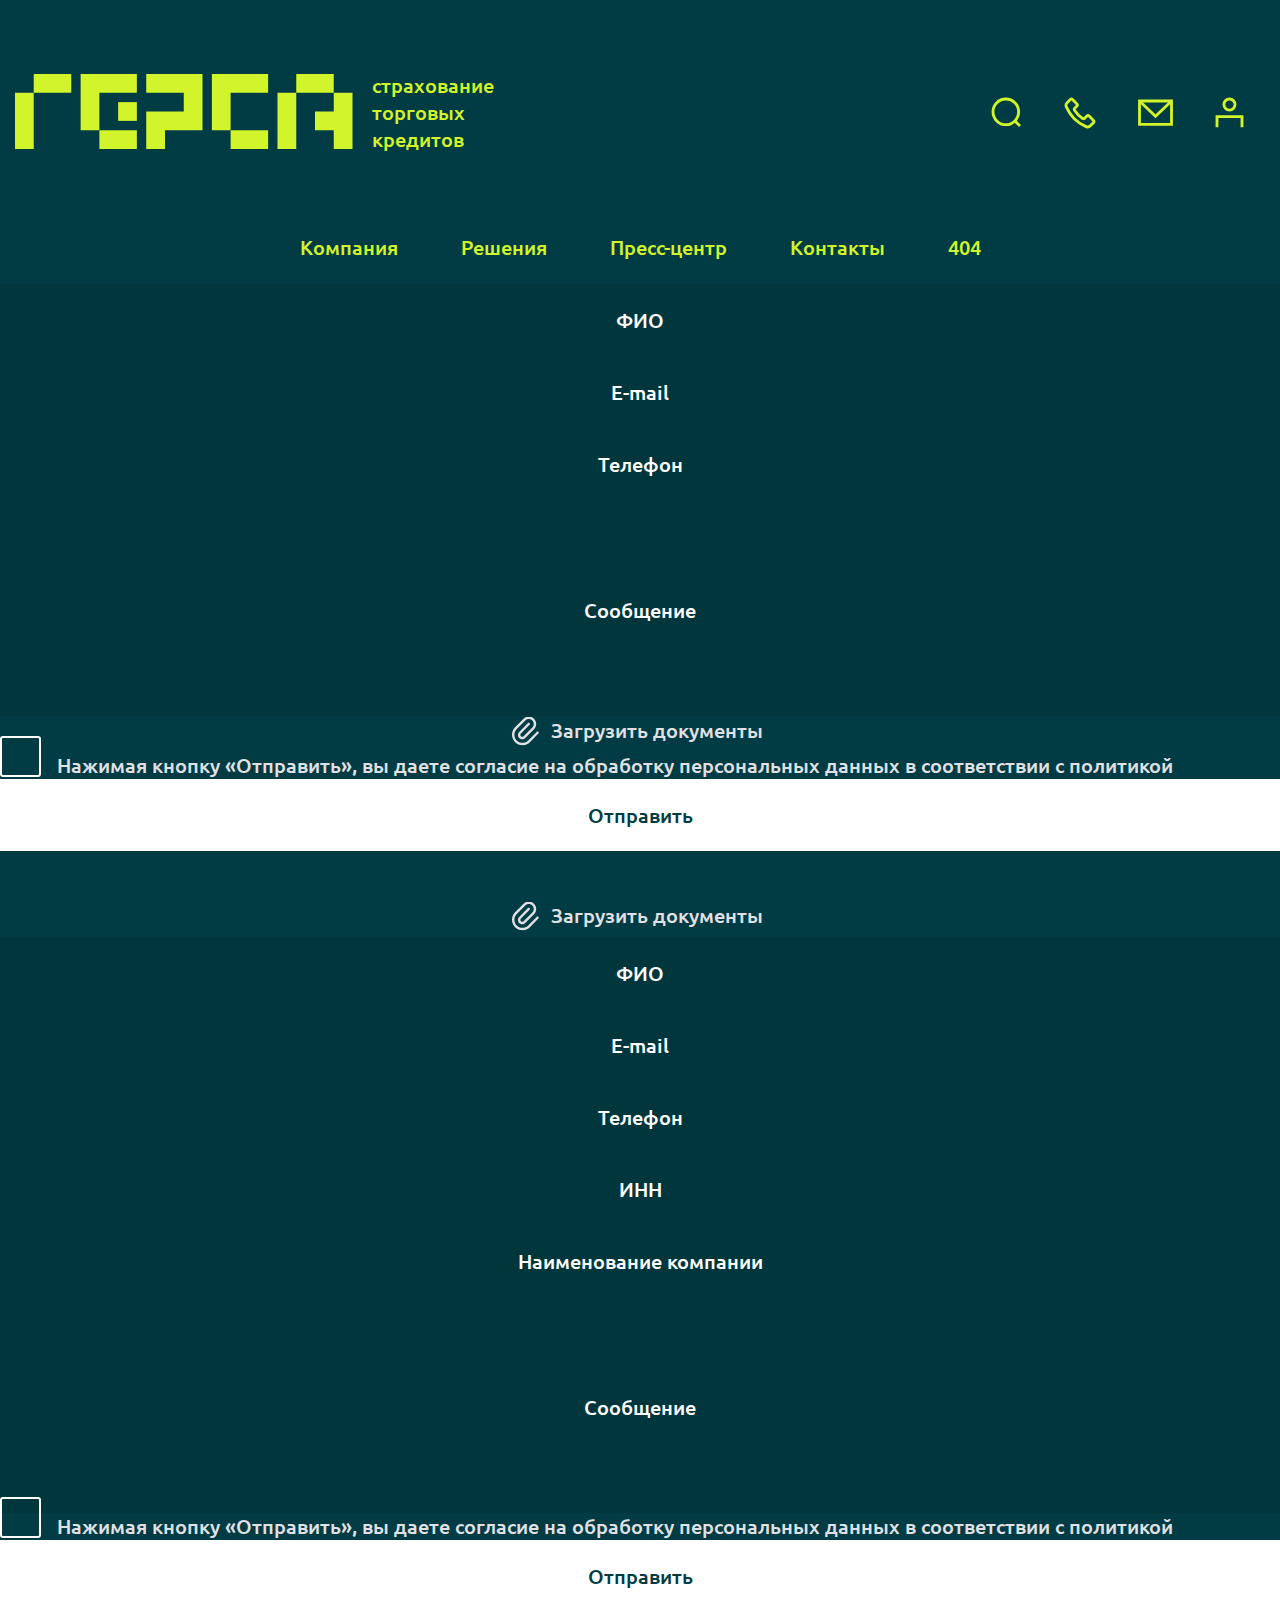
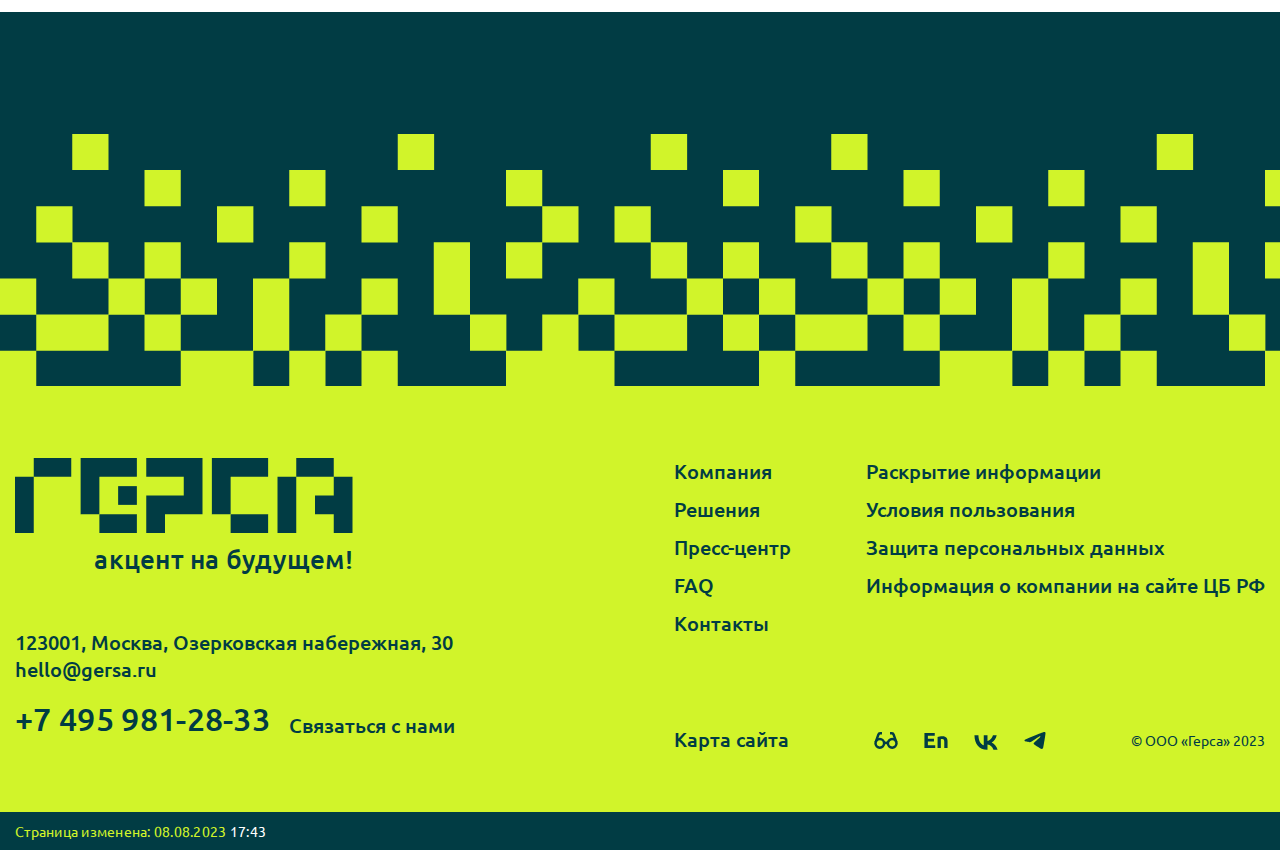
<file: forms.html>
<!DOCTYPE html>
<html lang="ru">
  <head>
    <meta charset="utf-8" />
    <meta http-equiv="X-UA-Compatible" content="IE=edge" />
    <meta name="viewport" content="width=device-width, initial-scale=1" />
    <meta name="SKYPE_TOOLBAR" content="SKYPE_TOOLBAR_PARSER_COMPATIBLE" />
    <meta content="telephone=no" name="format-detection" />
    <title>Document</title>
    <link rel="stylesheet" href="style.css" />
  </head>

  <body>
    <div class="main--wrapper">
      <header class="hed-top base-container">
        <div class="wrap d-flex d-jm header--body">
          <a class="logo d-flex" href="/">
            <div>
              <img src="img/logo.png" alt="Логотип" />
            </div>
            <span> страхование торговых кредитов </span>
          </a>
          <div style="display: flex; align-items: center">
            <ul class="social d-flex d-m">
              <li class="search-in header__icon-mobile">
                <a href="#">
                  <svg width="31" height="31" viewBox="0 0 31 31" fill="none" xmlns="http://www.w3.org/2000/svg">
                    <path
                      d="M14.816 27.632C21.8941 27.632 27.632 21.8941 27.632 14.816C27.632 7.73792 21.8941 2 14.816 2C7.73792 2 2 7.73792 2 14.816C2 21.8941 7.73792 27.632 14.816 27.632Z"
                      stroke="#D1F42A"
                      stroke-width="2.8346"
                      stroke-miterlimit="10"
                    />
                    <path d="M23.8879 23.888L28.9999 29" stroke="#D1F42A" stroke-width="2.8346" stroke-miterlimit="10" />
                  </svg>
                </a>
              </li>
              <li class="tel-in">
                <a href="#">
                  <svg width="32" height="32" viewBox="0 0 32 32" fill="none" xmlns="http://www.w3.org/2000/svg">
                    <path
                      d="M29.5336 23.4381L25.111 19.0228C24.4891 18.4019 23.5216 18.4019 22.8997 19.0228L20.6884 21.2304C20.1356 21.7823 19.2373 21.8513 18.6153 21.4374C15.2984 19.3678 12.5343 16.6082 10.5303 13.3658C10.1157 12.6759 10.1848 11.8481 10.7376 11.2961L12.9489 9.08853C13.5709 8.46764 13.5709 7.5018 12.9489 6.88091L8.52636 2.46567C7.90444 1.84478 6.937 1.84478 6.31508 2.46567L3.13635 5.63912C2.03071 6.74293 1.6852 8.46763 2.30712 9.91638C4.242 14.2626 6.8679 18.3329 10.2539 21.7133C13.64 25.0938 17.717 27.6463 22.0705 29.647C23.5216 30.3369 25.2492 29.9919 26.3548 28.8191L29.5336 25.6457C30.1555 25.0938 30.1555 24.0589 29.5336 23.4381Z"
                      stroke="#D1F42A"
                      stroke-width="2.8346"
                      stroke-miterlimit="10"
                    />
                  </svg>
                </a>
              </li>
              <li class="mail-in header__icon-mobile">
                <a href="#">
                  <svg width="35" height="27" viewBox="0 0 35 27" fill="none" xmlns="http://www.w3.org/2000/svg">
                    <path d="M33.5 2H1.5V25.3745H33.5V2Z" stroke="#D1F42A" stroke-width="2.8346" stroke-miterlimit="10" />
                    <path d="M33.5 2L17.5 17.2757L1.5 2" stroke="#D1F42A" stroke-width="2.8346" stroke-miterlimit="10" />
                  </svg>
                </a>
              </li>
              <li class="lkb header__icon-mobile">
                <a href="#">
                  <svg width="29" height="31" viewBox="0 0 29 31" fill="none" xmlns="http://www.w3.org/2000/svg">
                    <path d="M2 30.3435V19.6292H27V30.3435" stroke="#D1F42A" stroke-width="2.8346" stroke-miterlimit="10" />
                    <path
                      d="M14.4619 13.0942C17.5255 13.0942 20.009 10.6107 20.009 7.54711C20.009 4.48353 17.5255 2 14.4619 2C11.3983 2 8.91479 4.48353 8.91479 7.54711C8.91479 10.6107 11.3983 13.0942 14.4619 13.0942Z"
                      stroke="#D1F42A"
                      stroke-width="2.8346"
                      stroke-miterlimit="10"
                    />
                  </svg>
                </a>
              </li>
            </ul>
            <div class="burger--menu--icon" id="burger-icon"><span></span></div>
          </div>
        </div>
        <div class="wrap wrap-menu">
          <nav class="menu-top">
            <ul class="d-flex d-c">
              <li><a href="/about.html">Компания</a></li>
              <li><a href="/faq.html">Решения</a></li>
              <li><a href="/forms.html">Пресс-центр</a></li>
              <li><a href="/contacts.html">Контакты</a></li>
              <li><a href="/404.html">404</a></li>
            </ul>
          </nav>
        </div>
        <div class="header--menu" id="menu-body">
          <ul class="header--menu__list header--menu-list">
            <li class="header--menu-list__item">
              <a class="header--menu-list__link" href="#"> Компания </a>
              <ul class="header--menu-list__sub-list">
                <li class="header--menu-list__sub-item">
                  <a href="#">Миссия</a>
                </li>
                <li class="header--menu-list__sub-item">
                  <a href="#">История</a>
                </li>
                <li class="header--menu-list__sub-item">
                  <a href="#">Ценности</a>
                </li>
              </ul>
            </li>
            <li class="header--menu-list__item">
              <a class="header--menu-list__link" href="#"> Решения </a>
              <ul class="header--menu-list__sub-list">
                <li class="header--menu-list__sub-item">
                  <a href="#"> Страхование дебиторской задолженности </a>
                </li>
                <li class="header--menu-list__sub-item">
                  <a href="#"> Страхование авансовых платежей </a>
                </li>
              </ul>
            </li>
            <li class="header--menu-list__item">
              <a class="header--menu-list__link" href="#"> Пресс-центр </a>
            </li>
            <li class="header--menu-list__item">
              <a class="header--menu-list__link" href="#"> контакты </a>
            </li>
          </ul>
          <ul class="header--menu__socials social d-flex d-m">
            <li class="lkb">
              <a href="#">
                <svg width="29" height="31" viewBox="0 0 29 31" fill="none" xmlns="http://www.w3.org/2000/svg">
                  <path d="M2 30.3435V19.6292H27V30.3435" stroke="#D1F42A" stroke-width="2.8346" stroke-miterlimit="10" />
                  <path
                    d="M14.4619 13.0942C17.5255 13.0942 20.009 10.6107 20.009 7.54711C20.009 4.48353 17.5255 2 14.4619 2C11.3983 2 8.91479 4.48353 8.91479 7.54711C8.91479 10.6107 11.3983 13.0942 14.4619 13.0942Z"
                    stroke="#D1F42A"
                    stroke-width="2.8346"
                    stroke-miterlimit="10"
                  />
                </svg>
              </a>
            </li>
            <li class="mail-in">
              <a href="#">
                <svg width="35" height="27" viewBox="0 0 35 27" fill="none" xmlns="http://www.w3.org/2000/svg">
                  <path d="M33.5 2H1.5V25.3745H33.5V2Z" stroke="#D1F42A" stroke-width="2.8346" stroke-miterlimit="10" />
                  <path d="M33.5 2L17.5 17.2757L1.5 2" stroke="#D1F42A" stroke-width="2.8346" stroke-miterlimit="10" />
                </svg>
              </a>
            </li>
            <li class="search-in">
              <a href="#">
                <svg width="31" height="31" viewBox="0 0 31 31" fill="none" xmlns="http://www.w3.org/2000/svg">
                  <path
                    d="M14.816 27.632C21.8941 27.632 27.632 21.8941 27.632 14.816C27.632 7.73792 21.8941 2 14.816 2C7.73792 2 2 7.73792 2 14.816C2 21.8941 7.73792 27.632 14.816 27.632Z"
                    stroke="#D1F42A"
                    stroke-width="2.8346"
                    stroke-miterlimit="10"
                  />
                  <path d="M23.8879 23.888L28.9999 29" stroke="#D1F42A" stroke-width="2.8346" stroke-miterlimit="10" />
                </svg>
              </a>
            </li>
            <li class="tel-in">
              <a href="#">
                <svg width="32" height="32" viewBox="0 0 32 32" fill="none" xmlns="http://www.w3.org/2000/svg">
                  <path
                    d="M29.5336 23.4381L25.111 19.0228C24.4891 18.4019 23.5216 18.4019 22.8997 19.0228L20.6884 21.2304C20.1356 21.7823 19.2373 21.8513 18.6153 21.4374C15.2984 19.3678 12.5343 16.6082 10.5303 13.3658C10.1157 12.6759 10.1848 11.8481 10.7376 11.2961L12.9489 9.08853C13.5709 8.46764 13.5709 7.5018 12.9489 6.88091L8.52636 2.46567C7.90444 1.84478 6.937 1.84478 6.31508 2.46567L3.13635 5.63912C2.03071 6.74293 1.6852 8.46763 2.30712 9.91638C4.242 14.2626 6.8679 18.3329 10.2539 21.7133C13.64 25.0938 17.717 27.6463 22.0705 29.647C23.5216 30.3369 25.2492 29.9919 26.3548 28.8191L29.5336 25.6457C30.1555 25.0938 30.1555 24.0589 29.5336 23.4381Z"
                    stroke="#D1F42A"
                    stroke-width="2.8346"
                    stroke-miterlimit="10"
                  />
                </svg>
              </a>
            </li>
          </ul>
        </div>
      </header>
      <main class="main--page">
        <form class="form--section" action="#">
          <div class="form--section-row">
            <div class="form--section-item form--section-item-el">
              <input type="text" placeholder="ФИО" />
            </div>
            <div class="form--section-item form--section-item-el">
              <input type="email" placeholder="E-mail" />
            </div>
            <div class="form--section-item form--section-item-el">
              <input type="tel" placeholder="Телефон" />
            </div>
          </div>
          <div class="form--section-row">
            <div class="form--section-item form--section-item-big">
              <textarea placeholder="Сообщение"></textarea>
            </div>
            <div class="form--section-item form--section-item-mobile">
              <div class="file-input-wrp">
                <button class="btn-file" type="button">Загрузить документы</button>
                <span class="name-txt"></span>
                <input class="file-input" type="file" />
              </div>
            </div>
            <div class="form--section-item">
              <div class="checkbox">
                <input id="check1" type="checkbox" name="check" value="check1" />
                <label for="check1"> Нажимая кнопку «Отправить», вы даете согласие на обработку персональных данных в соответствии с политикой </label>
              </div>
            </div>
            <div class="form--section-item">
              <input class="btn-submit" type="submit" value="Отправить" />
            </div>
          </div>
          <div class="form--section-item form--section-item-pc">
            <div class="file-input-wrp">
              <button class="btn-file" type="button">Загрузить документы</button>
              <span class="name-txt"></span>
              <input class="file-input" type="file" />
            </div>
          </div>
        </form>
        <form class="form--section" action="#">
          <div class="form--section-row">
            <div class="form--section-item form--section-item-el">
              <input type="text" placeholder="ФИО" />
            </div>
            <div class="form--section-item form--section-item-el">
              <input type="email" placeholder="E-mail" />
            </div>
            <div class="form--section-item form--section-item-el">
              <input type="tel" placeholder="Телефон" />
            </div>
            <div class="form--section-item form--section-item-el">
              <input type="text" placeholder="ИНН" />
            </div>
            <div class="form--section-item form--section-item-el">
              <input type="text" placeholder="Наименование компании" />
            </div>
          </div>
          <div class="form--section-row">
            <div class="form--section-item form--section-item-big">
              <textarea placeholder="Сообщение"></textarea>
            </div>
            <div class="form--section-item">
              <div class="checkbox">
                <input id="check2" type="checkbox" name="check" value="check2" />
                <label for="check2"> Нажимая кнопку «Отправить», вы даете согласие на обработку персональных данных в соответствии с политикой </label>
              </div>
            </div>
            <div class="form--section-item">
              <input class="btn-submit" type="submit" value="Отправить" />
            </div>
          </div>
        </form>
      </main>
      <footer class="footer">
        <div class="foot-wrap base-container">
          <div class="wrap">
            <div class="foot-base d-flex d-j">
              <div class="foot-left">
                <a class="logo-foot" href="#">
                  <img src="img/logo-foot.png" alt="" />
                  <span>акцент на будущем!</span>
                </a>
                <div class="addres">
                  123001, Москва, Озерковская набережная, 30
                  <a href="mailto:hello@gersa.ru">hello@gersa.ru</a>
                </div>
                <div class="tel-info d-flex">
                  <a href="tel:+74959812833 ">+7 495 981-28-33</a>
                  <span>Связаться с нами</span>
                </div>
              </div>
              <div class="foot-right">
                <div class="foot-right-top d-flex-wrap d-j">
                  <ul class="footer__menu footer__menu_01">
                    <li><a href="#">Компания</a></li>
                    <li><a href="#">Решения</a></li>
                    <li><a href="#">Пресс-центр</a></li>
                    <li><a href="#">FAQ</a></li>
                    <li><a href="#">Контакты</a></li>
                  </ul>
                  <ul class="footer__menu footer__menu_02">
                    <li><a href="#">Раскрытие информации</a></li>
                    <li><a href="#">Условия пользования</a></li>
                    <li><a href="#">Защита персональных данных</a></li>
                    <li><a href="#">Информация о компании на сайте ЦБ РФ</a></li>
                  </ul>
                </div>
                <div class="foot-right-bottom d-flex d-jm">
                  <a class="mapa-site" href="#">Карта сайта</a>
                  <ul class="social-foot d-flex d-m">
                    <li class="s1">
                      <a href="#">
                        <svg width="24" height="17" viewBox="0 0 24 17" fill="none" xmlns="http://www.w3.org/2000/svg">
                          <path
                            d="M5.80664 15.6572C8.18513 15.6572 10.1133 13.7291 10.1133 11.3506C10.1133 8.97209 8.18513 7.04395 5.80664 7.04395C3.42815 7.04395 1.5 8.97209 1.5 11.3506C1.5 13.7291 3.42815 15.6572 5.80664 15.6572Z"
                            stroke="#013C44"
                            stroke-width="2.5"
                            stroke-miterlimit="10"
                          />
                          <path
                            d="M10.0723 11.3096C10.6465 11.0225 11.3027 10.8584 12 10.8584C12.6973 10.8584 13.3535 11.0225 13.9277 11.3096"
                            stroke="#013C44"
                            stroke-width="2.5"
                            stroke-miterlimit="10"
                          />
                          <path
                            d="M1.70508 10.1201L4.37109 2.57324C4.61719 1.83496 5.31445 1.34277 6.09375 1.34277H7.98047"
                            stroke="#013C44"
                            stroke-width="2.5"
                            stroke-miterlimit="10"
                          />
                          <path
                            d="M18.1934 15.6572C20.5719 15.6572 22.5 13.7291 22.5 11.3506C22.5 8.97209 20.5719 7.04395 18.1934 7.04395C15.8149 7.04395 13.8867 8.97209 13.8867 11.3506C13.8867 13.7291 15.8149 15.6572 18.1934 15.6572Z"
                            stroke="#013C44"
                            stroke-width="2.5"
                            stroke-miterlimit="10"
                          />
                          <path
                            d="M22.2949 10.1201L19.6289 2.57324C19.3828 1.83496 18.6855 1.34277 17.9062 1.34277H16.0195"
                            stroke="#013C44"
                            stroke-width="2.5"
                            stroke-miterlimit="10"
                          />
                        </svg>
                      </a>
                    </li>
                    <li class="s2">
                      <a href="#">
                        <svg width="24" height="17" viewBox="0 0 24 17" fill="none" xmlns="http://www.w3.org/2000/svg">
                          <path d="M0.445068 16.123V0.876953H10.7411V3.75895H3.87707V6.75095H9.97107V9.56695H3.87707V13.241H11.2471V16.123H0.445068Z" fill="#013C44" />
                          <path
                            d="M13.5669 4.94695C14.1242 4.78562 14.8429 4.63895 15.7229 4.50695C16.6029 4.36029 17.5269 4.28695 18.4949 4.28695C19.4775 4.28695 20.2915 4.41895 20.9369 4.68295C21.5969 4.93229 22.1175 5.29162 22.4989 5.76095C22.8802 6.23029 23.1515 6.78762 23.3129 7.43295C23.4742 8.07829 23.5549 8.79695 23.5549 9.58895V16.123H20.2769V9.98495C20.2769 8.92895 20.1375 8.18095 19.8589 7.74095C19.5802 7.30095 19.0595 7.08095 18.2969 7.08095C18.0622 7.08095 17.8129 7.09562 17.5489 7.12495C17.2849 7.13962 17.0502 7.16162 16.8449 7.19095V16.123H13.5669V4.94695Z"
                            fill="#013C44"
                          />
                        </svg>
                      </a>
                    </li>
                    <li class="s3">
                      <a href="#">
                        <svg width="24" height="15" viewBox="0 0 24 15" fill="none" xmlns="http://www.w3.org/2000/svg">
                          <path
                            d="M13.0273 14.7089C5.13167 14.7089 0.629762 9.30662 0.445068 0.302803H4.41598C4.54296 6.9056 7.45189 9.6991 9.76056 10.2763V0.302803H13.4891V5.99368C15.7631 5.75127 18.1641 3.15401 18.9722 0.29126H22.6891C22.386 1.77316 21.7806 3.17663 20.9107 4.414C20.0408 5.65138 18.925 6.69605 17.6331 7.48277C19.0748 8.20034 20.348 9.21537 21.3687 10.4609C22.3895 11.7065 23.1346 13.1543 23.5549 14.7089H19.457C18.5797 11.9731 16.3864 9.84916 13.4891 9.56058V14.7089H13.0389H13.0273Z"
                            fill="#013C44"
                          />
                        </svg>
                      </a>
                    </li>
                    <li class="s4">
                      <a href="#">
                        <svg width="22" height="17" viewBox="0 0 22 17" fill="none" xmlns="http://www.w3.org/2000/svg">
                          <path
                            d="M1.94364 7.31846C7.58077 4.91938 11.3397 3.33777 13.2206 2.57361C18.5906 0.391776 19.7065 0.0127698 20.4338 0.00012133C20.5938 -0.00249777 20.9514 0.0362266 21.1831 0.219862C21.3787 0.37492 21.4326 0.584381 21.4583 0.731393C21.4841 0.878405 21.5162 1.2133 21.4907 1.47498C21.1997 4.46174 19.9405 11.7098 19.2999 15.055C19.0288 16.4705 18.4951 16.9451 17.9784 16.9916C16.8554 17.0925 16.0027 16.2667 14.9151 15.5702C13.2132 14.4805 12.2517 13.8021 10.5997 12.7387C8.69056 11.5097 9.92819 10.8343 11.0162 9.73042C11.301 9.44153 16.2486 5.04555 16.3444 4.64677C16.3564 4.59689 16.3675 4.41098 16.2544 4.31282C16.1414 4.21465 15.9745 4.24822 15.8541 4.27492C15.6834 4.31276 12.9646 6.06814 7.69761 9.54107C6.92588 10.0587 6.22687 10.3109 5.60058 10.2977C4.91015 10.2831 3.58204 9.91638 2.59472 9.60288C1.38374 9.21836 0.421278 9.01506 0.505087 8.36203C0.54874 8.0219 1.02826 7.67404 1.94364 7.31846Z"
                            fill="#013C44"
                          />
                        </svg>
                      </a>
                    </li>
                  </ul>
                  <span class="copy">© ООО «Герса» 2023</span>
                </div>
              </div>
            </div>
          </div>
        </div>
        <div class="wrap base-container">
          <p class="footer__text">Страница изменена: 08.08.2023 <span class="footer__text-white">17:43</span></p>
        </div>
      </footer>
    </div>
    <link rel="stylesheet" href="css/owl.carousel.css" />
    <link rel="stylesheet" href="css/magnific_opup.css" />
    <!-- HTML5 shim and Respond.js for IE8 support of HTML5 elements and media queries -->
    <!-- WARNING: Respond.js doesn't work if you view the page via file:// -->
    <!--[if lt IE 9]>
      <script src="https://oss.maxcdn.com/html5shiv/3.7.2/html5shiv.min.js"></script>
      <script src="https://oss.maxcdn.com/respond/1.4.2/respond.min.js"></script>
    <![endif]-->
    <script src="js/old-ie.js"></script>
    <script src="js/jquery-3.6.4.min.js"></script>
    <script src="js/owl.carousel.min.js"></script>
    <script src="js/magnific-popup.min.js"></script>
    <script src="js/my-script.js"></script>

    <script src="js/script.js"></script>
  </body>
</html>
</file>
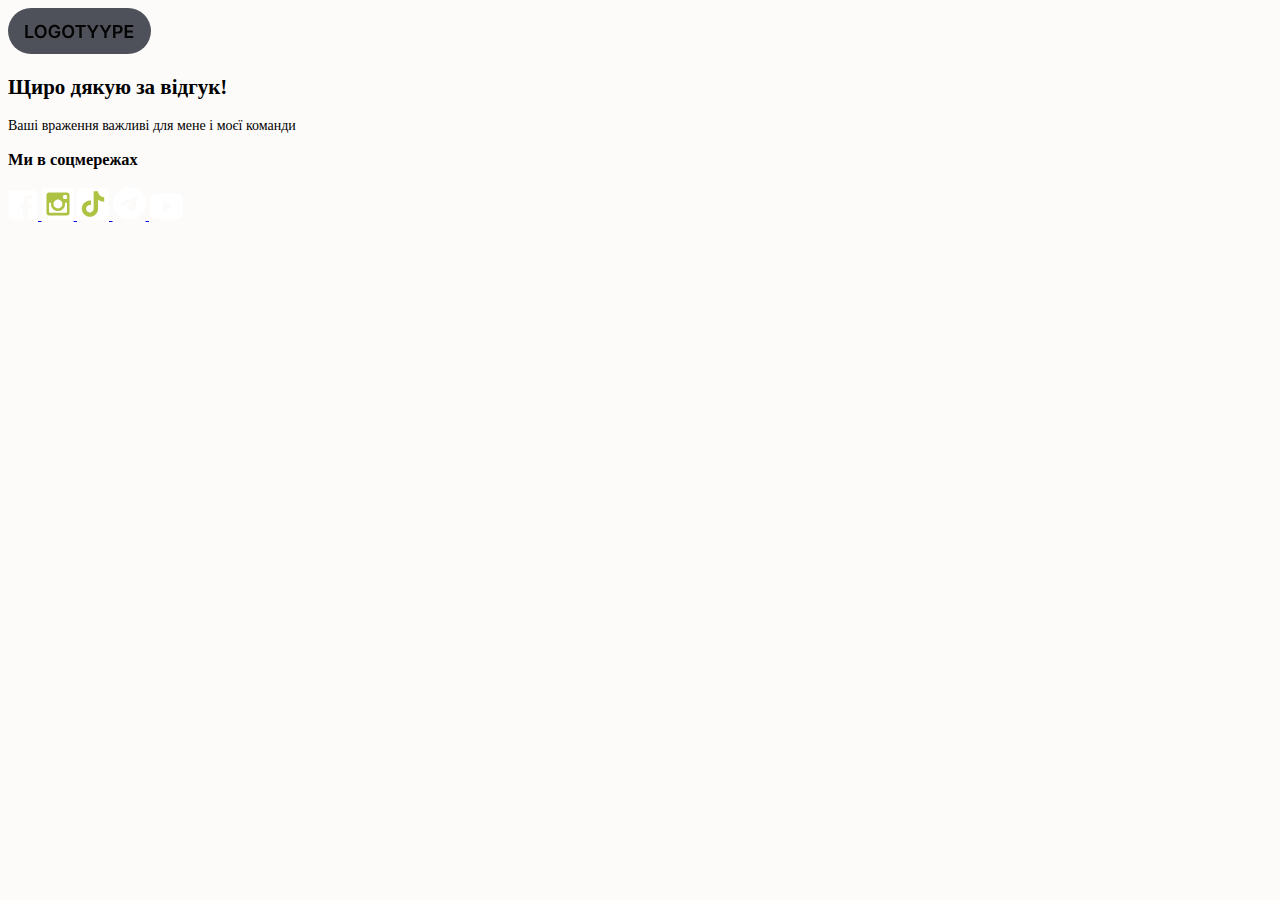
<file: thanks.html>
<!DOCTYPE html>
<html lang="uk">

<head>
	<meta charset="UTF-8">
<meta http-equiv="X-UA-Compatible" content="IE=edge">
<meta name="viewport"
	content="width=device-width, initial-scale=1.0, minimum-scale=1, maximum-scale=1, user-scalable=no">
<link rel="stylesheet" href="css/style.css">
	<title>Anketa_Masterzoo</title>
</head>

<body>
	<div class="wrapper">
		<div class="content">
			<main class="page">
				<div class="_container">
					<div class="thanks">
						<div class="thanks__body">
							<a class="thanks__logo" href="https://masterzoo.ua/ua/">
								<img src="img/logo.svg" alt="logo">
							</a>
							<div class="thanks__text-block">
								<h2 class="thanks__title">
									Щиро дякую за відгук!
								</h2>
								<p class="thanks__sub-title">
									Ваші враження важливі для мене і моєї команди
								</p>
							</div>
							<div class="thanks__footer thanks-footer">
								<h3 class="thanks-footer__title">
									Ми в соцмережах
								</h3>
								<div class="thanks-footer__icons">
									<a class="thanks-footer__icon" title="Facebook" target="_blank"
										href="https://www.facebook.com/Masterzoo.ua/">
										<img src="img/icon/facebook.svg" alt="facebook">
									</a>
									<a class="thanks-footer__icon" title="Instagram" target="_blank"
										href="https://www.instagram.com/masterzoo/">
										<img src="img/icon/instagram.svg" alt="instagram">
									</a>
									<a class="thanks-footer__icon" title="Tik Tok" target="_blank"
										href="https://www.tiktok.com/@master_zoo">
										<img src="img/icon/tik-tok.svg" alt="tik-tok">
									</a>
									<a class="thanks-footer__icon" title="Telegram" target="_blank"
										href="https://t.me/masterzooU">
										<img src="img/icon/telegram.svg" alt="telegram">
									</a>
									<a class="thanks-footer__icon" title="YouTube" target="_blank"
										href="https://www.youtube.com/channel/UCsRX62pmj2dGOFLcc3I634w">
										<img src="img/icon/youtube.svg" alt="youtube">
									</a>
								</div>
							</div>
						</div>
					</div>
				</div>
			</main>
		</div>
	</div>
	<script src="js/script.js"></script>
</body>

</html>
</file>
<file: css/style.css>
body {
  font-size: 14px;
  font-family: "Montserrat";
  background-color: #fcfbfa;
}

.wrapper {
  width: 100%;
  min-height: 100%;
  display: flex;
  flex-direction: column;
  overflow: hidden;
}

.custom--button {
  padding: 5px 30px;
  min-height: 45px;
  border-radius: 8px;

  font-size: 14px;
  font-weight: 600;
}

.mobile {
  padding: 40px;
  display: none;
  flex-direction: column;
  justify-content: center;
  align-items: center;
  flex: 1 1 auto;

  line-height: 26px;
  font-size: 20px;
  text-align: center;
}

.start {
  display: flex;
  justify-content: center;
  align-items: center;
  flex: 1 1 auto;
}

.start--button {
  position: relative;
  z-index: 10;
  animation: animation-start-button 1.2s linear infinite alternate;
  background-color: #fdddff;
  transition: background-color 0.3s ease 0s;
  color: #000000;
}

.start--button:hover {
  background-color: #fcd2ff;
}

@keyframes animation-start-button {
  0% {
    transform: translateY(0px);
  }

  100% {
    transform: translateY(-20px);
  }
}

.start-hearts {
  width: 280px;
  height: 200px;
  position: absolute;
  top: 50%;
  left: 50%;
  transform: translate(-50%, -50%);
  z-index: 5;
}

.heart--item {
  position: absolute;
  opacity: 0;
  animation-iteration-count: infinite;

  font-size: 20px;
}

.heart--item-01 {
  left: 0px;
  bottom: 0;
  animation-duration: 3s;
  animation-name: animation-heart-01;
}

@keyframes animation-heart-01 {
  0% {
    opacity: 0;
    transform: translateY(0);
  }

  20% {
    opacity: 1;
  }

  80% {
    opacity: 0;
  }

  100% {
    transform: translateY(-100px);
  }
}

.heart--item-02 {
  left: 60px;
  bottom: -40px;
  animation-duration: 4s;
  animation-name: animation-heart-02;
  font-size: 26px;
}

@keyframes animation-heart-02 {
  0% {
    opacity: 0;
    transform: translateY(0);
  }

  20% {
    opacity: 1;
  }

  80% {
    opacity: 0;
  }

  100% {
    transform: translateY(-200px);
  }
}

.heart--item-03 {
  left: 130px;
  bottom: -20px;
  animation-duration: 5s;
  animation-name: animation-heart-03;
  font-size: 22px;
}

@keyframes animation-heart-03 {
  0% {
    opacity: 0;
    transform: translateY(0);
  }

  20% {
    opacity: 1;
  }

  80% {
    opacity: 0;
  }

  100% {
    transform: translateY(-250px);
  }
}

.heart--item-04 {
  left: 190px;
  bottom: 145px;
  animation-duration: 2s;
  animation-name: animation-heart-04;
  font-size: 26px;
}

@keyframes animation-heart-04 {
  0% {
    opacity: 0;
    transform: translateY(0);
  }

  20% {
    opacity: 1;
  }

  80% {
    opacity: 0;
  }

  100% {
    transform: translateY(-50px);
  }
}

.heart--item-05 {
  left: 250px;
  bottom: 20px;
  animation-duration: 2s;
  animation-name: animation-heart-05;
}

@keyframes animation-heart-05 {
  0% {
    opacity: 0;
    transform: translateY(0);
  }

  20% {
    opacity: 1;
  }

  80% {
    opacity: 0;
  }

  100% {
    transform: translateY(-40px);
  }
}

.hello {
  padding: 20px;
  display: none;
  justify-content: center;
  align-items: center;
  flex: 1 1 auto;
}

/* https://i.gifer.com/NRI0.gif */

.hello:before {
  content: "";
  width: 600px;
  height: 400px;
  position: absolute;
  top: 50%;
  left: 50%;
  transform: translate(-50%, -50%);
  background-repeat: no-repeat;
  background-size: cover;
  background-position: center;
  background-image: url("https://i.gifer.com/origin/03/03270abe66b1c66ef8832c57aa6da0c1.gif");
}

.hello--row:after {
  content: "";
  width: 120px;
  height: 200px;
  position: absolute;
  top: 50%;
  right: 0%;
  transform: translate(50%, -50%);
  background-repeat: no-repeat;
  background-size: cover;
  background-position: center;
  background-image: url("https://i.gifer.com/YQDl.gif");
}

.hello--row {
  padding: 25px;
  max-width: 440px;
  width: 100%;
  display: flex;
  flex-direction: column;
  align-items: center;
  position: relative;
  z-index: 4;
  border-radius: 16px;
  border: 1px solid #f3f3f3;
  background-color: #ffffff;

  color: #0e0e0e;
  font-size: 14px;
  line-height: 18px;
}

.text-show-button {
  position: relative;
  background-color: transparent;
}

.text-show-button:hover:after {
  opacity: 0;
}

.text-show-button:after {
  content: "";
  margin-top: 1px;
  width: 100%;
  height: 1px;
  position: absolute;
  top: 100%;
  left: 0;
  transition: opacity 0.2s ease 0s;
  background-color: #ff72f1;
}

.hello--gif {
  margin-bottom: -15px;
}

.bold {
  font-weight: 600;
}
</file>
<file: style.css>
/*Theme Name:  */
@import url("https://fonts.googleapis.com/css2?family=Ubuntu:ital,wght@0,300;0,400;0,500;0,700;1,300;1,400;1,500;1,700&display=swap");

html {
  -webkit-text-size-adjust: 100%;
  -ms-text-size-adjust: 100%;
}

html,
body,
div,
span,
object,
iframe,
h1,
h2,
h3,
h4,
h5,
h6,
p,
blockquote,
pre,
abbr,
address,
cite,
code,
del,
dfn,
em,
img,
ins,
kbd,
q,
samp,
small,
strong,
sub,
sup,
var,
b,
i,
dl,
dt,
dd,
ol,
ul,
li,
fieldset,
form,
label,
legend,
table,
caption,
tbody,
tfoot,
thead,
tr,
th,
td,
article,
aside,
canvas,
details,
figcaption,
figure,
footer,
header,
hgroup,
menu,
nav,
section,
summary,
time,
mark,
audio,
video {
  margin: 0;
  padding: 0;
  border: 0;
  outline: 0;
  font-size: 100%;
  vertical-align: baseline;
  background: transparent;
}

article,
aside,
details,
figcaption,
figure,
footer,
header,
hgroup,
main,
menu,
nav,
section,
summary {
  display: block;
}

audio,
canvas,
progress,
video {
  display: inline-block;
  vertical-align: baseline;
}

.clr {
  clear: both;
}

ul {
  list-style: none;
}

button:focus {
  outline: none !important;
}

a:focus {
  outline: none;
}

a:active,
a:hover {
  outline: 0;
}

a {
  display: inline-block;
  text-decoration: none;
  color: #fff;
}

input,
textarea {
  outline: none;
}

img {
  border: none;
  max-width: 100%;
  height: auto;
}

body {
  font-family: "Ubuntu", sans-serif;
  min-width: 320px;
  line-height: 1.4;
  font-weight: 400;
  background: #013c44;
  color: #fff;
}

input[type="submit"],
input[type="button"] {
  /* ios */
  -moz-appearance: none;
  -webkit-appearance: none;
}

input::-moz-placeholder {
  opacity: 1;
  color: #fff;
}

input:-moz-placeholder {
  opacity: 1;
  color: #fff;
}

input:-ms-input-placeholder {
  opacity: 1;
  color: #fff;
}

textarea::-moz-placeholder {
  opacity: 1;
  color: #fff;
}

textarea:-moz-placeholder {
  opacity: 1;
  color: #fff;
}

textarea:-ms-input-placeholder {
  opacity: 1;
  color: #fff;
}

input[placeholder] {
  opacity: 1;
  color: #fff;
}

input::placeholder {
  color: #fff;
  opacity: 1;
}

input::-webkit-input-placeholder {
  color: #fff;
}

textarea[placeholder] {
  opacity: 1;
  color: #fff;
}

textarea::placeholder {
  color: #fff;
  opacity: 1;
}

textarea::-webkit-input-placeholder {
  color: #fff;
}

input[type="text"],
input[type="email"],
input[type="tel"],
textarea {
  display: block;
  width: 100%;
  box-sizing: border-box;
  color: #fff;
  text-align: center;
  font-family: Ubuntu;
  font-size: 20px;
  font-weight: 500;
  line-height: normal;
  height: 72px;
  padding: 0 12px;
  background: #01363d;
  border: none;
}

textarea {
  resize: none;
  height: 216px;
  padding-top: 97px;
}

textarea:focus {
  padding-top: 23px;
}

input[type="submit"] {
  border: none;
  cursor: pointer;
  box-sizing: border-box;
  width: 100%;
  height: 72px;
  background: #fff;
  text-align: center;
  color: var(--dark, #013c44);
  text-align: center;
  font-family: Ubuntu;
  font-size: 20px;
  font-weight: 500;
  line-height: normal;
  transition: 0.25s;
}

.form-left input,
.form-right textarea {
  margin-bottom: 72px;
}

.form-left input:last-child {
  margin-bottom: 50px;
}

.btn-submit {
  margin-bottom: 50px;
}

.base-container {
  padding: 0 15px;
  -webkit-box-sizing: border-box;
  -moz-box-sizing: border-box;
  box-sizing: border-box;
}

.wrap {
  max-width: 1300px;
  margin: 0 auto;
}

.after-clear:after {
  content: "";
  display: block;
  clear: both;
}

p {
  font-family: "Ubuntu", sans-serif;
  margin-bottom: 29px;
  color: #fff;
  font-size: 26px;
  font-weight: 500;
  letter-spacing: 0.26px;
}

p:last-child {
  margin-bottom: 0;
}

.d-flex,
.d-flex-wrap,
.row {
  display: -ms-flexbox;
  display: -webkit-flex;
  display: -moz-flex;
  display: -ms-flex;
  display: -o-flex;
  display: flex;
}

.d-flex-wrap,
.row {
  -ms-flex-wrap: wrap;
  flex-wrap: wrap;
}

.d-j {
  -ms-flex-pack: justify;
  justify-content: space-between;
}

.d-m {
  -ms-flex-align: center;
  align-items: center;
}

.d-jm {
  -ms-flex-pack: justify;
  justify-content: space-between;
  -ms-flex-align: center;
  align-items: center;
}

.d-c {
  -ms-flex-pack: center;
  justify-content: center;
}

.row {
  margin-left: -15px;
  margin-right: -15px;
}

.col {
  box-sizing: border-box;
  padding: 0 15px;
}

.hed-top {
  padding-top: 72px;
  padding-bottom: 15px;
}

.logo {
  align-items: flex-end;
}

.logo span {
  display: block;
  max-width: 122px;
  margin-left: 19px;
  color: #d1f42a;
  font-size: 20px;
  font-weight: 500;
  line-height: normal;
}

.social li a {
  display: block;
  padding: 12px 21px;
  transition: 0.25s;
}

.social li a:hover {
  background: #d1f42a;
}

.social li a:hover svg path {
  stroke: #013c44;
}

.search-in a {
  /* background: url('img/ico1.svg') no-repeat; */
  width: 31px;
  height: 31px;
}

.tel-in a {
  /* background: url('img/ico2.svg') no-repeat; */
  width: 32px;
  height: 32px;
}

.mail-in a {
  /* background: url('img/ico3.svg') no-repeat; */
  width: 35px;
  height: 27px;
}

.lkb a {
  /*  background: url('img/ico4.svg') no-repeat; */
  width: 29px;
  height: 31px;
}

.wrap-menu {
  padding-top: 81px;
}

.menu-top {
  padding-bottom: 8px;
}

.menu-top > ul > li {
  margin-right: 63px;
}

.menu-top > ul > li:last-child {
  margin-right: 0;
}

.menu-top > ul > li > a {
  color: #d1f42a;
  font-size: 20px;
  font-weight: 500;
  line-height: normal;
}

.menu-top > ul > li > a:hover {
  text-decoration: underline;
}

.top-block {
  min-height: 754px;
  overflow: hidden;
  box-sizing: border-box;
  background: url("img/top-left-bg.png") left center no-repeat, url("img/top-bg.png") right top no-repeat;
  background-size: auto auto, cover;
  position: relative;
}

.top-block h1 {
  max-width: 925px;
  margin: 0 auto;
  color: #d1f42a;
  text-align: center;
  font-size: 90px;
  font-weight: 500;
  line-height: normal;
  text-transform: uppercase;
  overflow-wrap: anywhere;
}

.top-block > .wrap {
  padding-top: 142px;
  padding-bottom: 300px;
  box-sizing: border-box;
}

.img-bg-logo {
  bottom: 80px;
  position: absolute;
  left: 50%;
  transform: translate(-50%, 0);
}

.img-bg-logo {
  display: block;
  bottom: 80px;
  position: absolute;
  left: 50%;
  transform: translate(-50%, 0) rotate(45deg);
  width: 160px;
  height: 160px;
  background: #fff;
  display: flex;
  justify-content: center;
  align-items: center;
  transition: 0.25s;
}

.img-bg-logo span {
  display: block;
  color: #013c44;
  text-align: center;
  font-size: 20px;
  font-weight: 700;
  line-height: normal;
  text-transform: uppercase;
  transform: rotate(-45deg);
}

.img-bg-logo:hover {
  background: #d1f42a;
}

.cont-top {
  padding-top: 72px;
  padding-bottom: 85px;
}

.cont-top1 p,
.cont-top1 {
  color: #d1f42a;
  font-size: 50px;
  font-weight: 300;
  line-height: 60px;
  text-transform: uppercase;
}

.cont-top1 {
  margin-bottom: 68px;
}

.cont-top2,
.cont-top2 p {
  color: #fff;
  font-size: 50px;
  font-weight: 500;
  line-height: 60px;
}

.list-item {
  min-height: 480px;
  justify-content: flex-end;
  position: relative;
  overflow: hidden;
}

/* ---------------------------------------------------------------- */

.list-item .block-list:before,
.list-items:before {
  transition: background-color 0.3s ease 0s;
}

.list-item:hover .block-list:before {
  background-color: #c0d80e;
}

.block-list__icon-h path {
  transition: stroke 0.3s ease 0s;
  stroke: #d1f42a;
}

.list-item .block-list .title-post,
.list-item .block-list .more {
  transition: color 0.3s ease 0s;
}

.list-item:hover .more {
  text-decoration-color: #013c44;
}

.list-item:hover .block-list__icon-h path {
  stroke: #013c44;
}

.list-item:hover .block-list .title-post {
  color: #013c44;
}

.list-item:hover .block-list .more {
  color: #013c44;
}

.list-items:hover:before {
  background-color: #c0d80e;
}

.list-item:hover .block-list .more {
  border-color: #013c44;
}

/* ---------------------------------------------------------------- */

.list-items2 .list-item {
  justify-content: flex-start;
}

.list-items {
  position: relative;
}

.list-items:before {
  content: "";
  display: block;
  position: absolute;
  left: 0;
  top: 0;
  background: #01363d;
  width: 100px;
  height: 100px;
  z-index: 1;
}

.list-items2:before {
  left: auto;
  right: 0;
  top: auto;
  bottom: 0;
}

.block-list {
  width: 33.5%;
  height: 100%;
  box-sizing: border-box;
  background: #01363d;
  padding: 42px 45px;
  position: relative;
}

.list-item {
  align-items: center;
}

.list-items1 .list-item {
  background-position: right bottom !important;
}

.list-items2 .list-item {
  background-position: left center !important;
}

.block-list:before {
  content: "";
  position: absolute;
  left: 0;
  right: 0;
  bottom: -100px;
  top: -100px;
  z-index: 1;
  line-height: 0;
  background: #01363d;
}

.h {
  display: none;
}

.block-list > * {
  position: relative;
  z-index: 2;
}

.block-list {
  padding-top: 170px;
}

.block-list img {
  margin-bottom: 36px;
  position: absolute;
  top: 45px;
}

.block-list svg {
  margin-bottom: 36px;
}

.title-post {
  display: block;
  margin-bottom: 36px;
  color: #fff;
  font-size: 50px;
  font-weight: 500;
  line-height: 60px;
  padding-top: 40px;
}

.more {
  display: block;
  color: #fff;
  font-size: 20px;
  font-weight: 500;
  line-height: normal;
  text-decoration-line: underline;
  text-decoration-color: #fff;
  text-shadow: 0px 4px 4px 0px rgba(0, 0, 0, 0.25);
}

.more:hover {
  text-decoration-line: none;
}

.list-items2 .more {
  text-align: right;
}

/* .block-list:hover .btn{
    background: #013C44;
    color: #D1F42A;
} */
.btn-submit:hover {
  background: #d1f42a;
}

.footer {
  background: #013c44 url("img/foot-bg1.png") left 72px repeat-x;
  padding-top: 324px;
}

.foot-wrap {
  background: #d1f42a;
  padding-top: 72px;
  padding-bottom: 52px;
}

.logo-foot {
  display: table;
  margin-bottom: 53px;
}

.logo-foot span {
  display: block;
  padding-top: 5px;
  color: var(--dark, #013c44);
  font-size: 26px;
  font-weight: 500;
  line-height: normal;
  letter-spacing: 0.26px;
  text-align: right;
}

.addres {
  margin-bottom: 16px;
}

.addres,
.addres a {
  display: block;
  color: var(--dark, #013c44);
  font-size: 20px;
  font-weight: 500;
  line-height: normal;
}

.tel-info a {
  color: #013c44;
  font-size: 32px;
  font-weight: 500;
  line-height: normal;
  letter-spacing: 0.32px;
}

.tel-info span {
  display: block;
  margin-left: 19px;
  color: #013c44;
  font-size: 20px;
  font-weight: 500;
  line-height: normal;
}

.foot-right-top {
  padding-bottom: 82px;
}

.foot-right-top > ul {
  box-sizing: border-box;
}

.foot-right-top > ul + ul {
  padding-left: 75px;
}

.foot-right-top a {
  display: block;
  color: #013c44;
  font-size: 20px;
  font-weight: 500;
  line-height: normal;
}

.foot-right-top li {
  margin-bottom: 11px;
}

.foot-right-top li:last-child {
  margin-bottom: 0;
}

.foot-right {
  box-sizing: border-box;
  padding-left: 15px;
}

.foot-right a:hover {
  text-decoration: underline;
}

.mapa-site {
  display: block;
  margin-right: 9px;
  color: #013c44;
  font-size: 20px;
  font-weight: 500;
  line-height: normal;
}

.copy {
  display: block;
  margin-left: 9px;
  color: #013c44;
  font-size: 14px;
  font-weight: 400;
  line-height: normal;
}

.s1 a {
  display: block;
  /*  background: url('img/s1.svg') no-repeat; */
  width: 24px;
  height: 17px;
}

.s2 a {
  /* display: block;
    background: url('img/s2.svg') no-repeat; */
  width: 24px;
  height: 17px;
}

.s3 a {
  /* display: block;
    background: url('img/s3.svg') no-repeat; */
  width: 24px;
  height: 15px;
}

.s4 a {
  /* display: block;
    background: url('img/s4.svg') no-repeat;*/
  width: 22px;
  height: 17px;
}

.social-foot li a {
  transition: 0.25s;
  padding: 12px 13px;
}

.social-foot li a:hover {
  background: #01363d;
}

.social-foot li a:hover svg path {
  stroke: #d1f42a;
  fill: #d1f42a;
}

.social-foot li.s1 a:hover svg path {
  stroke: #d1f42a;
  fill: none;
}

.tel-info {
  align-items: flex-end;
}

.list-items-in:before {
  display: none;
}

.list-items-in:after {
  content: "";
  display: block;
  position: absolute;
  left: 0;
  top: 0;
  bottom: 0;
  width: 251px;
  background: url("img/top-left-bg2.png") left center repeat-y;
}

.btn {
  max-width: 378px;
  width: 100%;
  box-sizing: border-box;
  padding: 19px 5px;
  background: #fff;
  color: #013c44;
  font-size: 20px;
  font-weight: 500;
  line-height: normal;
  transition: 0.25s;
  text-align: center;
}

.list-items-in .list-item {
  min-height: 502px;
  overflow: hidden;
}

.zag-block {
  width: 23%;
  box-sizing: border-box;
  padding-right: 15px;
}

.cont-block {
  width: 77%;
}

.zag-block h1 {
  color: #fff;
  font-size: 50px;
  font-weight: 400;
  line-height: 60px;
}

.article-content {
  padding-top: 80px;
}

.article-content2 .zag-block {
  width: 28%;
}

.article-content2 .cont-block {
  width: 72%;
}

.nav-tab {
  padding-top: 51px;
}

.nav-tab {
  margin-left: -2px;
  margin-right: -2px;
}

.nav-tab li {
  box-sizing: border-box;
  padding: 0 2px;
  margin-bottom: 8px;
}

.nav-tab a {
  display: block;
  box-sizing: border-box;
  padding: 12px 30px;
  background: #01363d;
  color: #fff;
  text-align: center;
  font-size: 20px;
  font-weight: 400;
  line-height: normal;
}

.list-faq > li > a {
  display: block;
  position: relative;
  color: #fff;
  font-size: 26px;
  font-weight: 500;
  line-height: normal;
  letter-spacing: 0.26px;
  padding-left: 32px;
}

.list-faq > li {
  margin-bottom: 20px;
}

.list-faq > li:last-child {
  margin-bottom: 0;
}

.list-faq > li > a:before {
  content: "";
  display: block;
  position: absolute;
  left: 0;
  top: 4px;
  background: url("img/gl.svg") no-repeat;
  width: 24px;
  height: 25px;
  transition: 0.25s;
}

.list-faq > li > a.active:before {
  transform: translate(0, -50%) rotate(90deg);
  top: 16px;
  background: url("img/gl2.svg") no-repeat;
}

.list-faq > li > a.active {
  color: #d1f42a;
}

.list-faq > li > a:hover {
  color: #d1f42a;
}

.list-faq > li > a:hover:before {
  color: #d1f42a;
  background: url("img/gl2.svg") no-repeat;
}

.faq-cont {
  padding-left: 32px;
  padding-top: 20px;
  display: none;
}

.faq-cont,
.faq-cont p {
  color: #fff;
  font-size: 20px;
  font-weight: normal;
}

.faq-cont p {
  margin-bottom: 14px;
}

.faq-cont p:last-child {
  margin-bottom: 0;
}

.list-faq {
  display: none;
}

.list-faq1 {
  display: block;
}

.nav-tab .active a {
  color: #d1f42a;
}

.article-content2 {
  padding-bottom: 45px;
}

.page-404 {
  padding-top: 77px;
  padding-bottom: 130px;
}

.page-404 img {
  display: table;
  margin: 0 auto 65px;
}

.cont-404 {
  color: #d1f42a;
  font-size: 20px;
  font-weight: 400;
  line-height: normal;
  text-align: center;
}

.cont-404 a {
  text-decoration: underline;
  color: #d1f42a;
}

.cont-404 a:hover {
  text-decoration: none;
}

.mapa {
  line-height: 0;
  height: 503px;
}

.page-contacts {
  padding-top: 69px;
}

.contact-info .col {
  width: 50%;
}

.contact-info h1 {
  font-size: 50px;
  font-weight: 400;
  line-height: 60px;
  margin-bottom: 18px;
}

.contact-info .col > div {
  font-size: 20px;
  font-weight: 400;
  line-height: normal;
  margin-bottom: 25px;
}

.contact-info .col > div:last-child {
  margin-bottom: 0;
}

.tel-k {
  margin-bottom: 18px;
  font-size: 32px;
  font-weight: 500;
  line-height: normal;
  letter-spacing: 0.32px;
}

.mail-k {
  font-size: 20px;
  font-weight: 400;
  line-height: normal;
  text-decoration: underline;
}

.mail-k:hover {
  text-decoration: none;
}

.contact-info {
  padding-bottom: 70px;
}

.form-wrap form {
  display: block;
  box-sizing: border-box;
  width: 100%;
}

.form-left {
  margin-right: 72px;
}

.form-left,
.form-right {
  width: calc(50% - 36px);
}

.col-r > * {
  margin-left: 19px;
}

.checkbox label {
  display: inline-block;
  cursor: pointer;
  position: relative;
  padding-left: 57px;
  color: #e1e1e5;
  font-family: Ubuntu;
  font-size: 20px;
  font-weight: 500;
  line-height: normal;
}

.checkbox input[type="checkbox"] {
  display: none;
}

.checkbox label:before {
  content: "";
  display: inline-block;
  width: 37px;
  height: 37px;
  margin-right: 10px;
  position: absolute;
  left: 0;
  bottom: 2px;
  border: 2px solid #fff;
}

.checkbox label:before {
  border-radius: 3px;
}

.checkbox input[type="checkbox"]:checked + label:before {
  content: "\2713";
  font-size: 34px;
  color: #013c44;
  text-align: center;
  line-height: 34px;
  border: 2px solid #d1f42a;
  background: #d1f42a;
}

.btn-file {
  display: block;
  border: none;
  background: none;
  position: relative;
  padding-left: 39px;
  color: #e1e1e5;
  font-family: Ubuntu;
  font-size: 20px;
  font-weight: 500;
  line-height: normal;
  cursor: pointer;
}

.btn-file:hover {
  color: #d1f42a;
}

.btn-file:hover:before {
  background: url("img/file-bg2.svg") no-repeat;
}

.btn-file:before {
  content: "";
  display: block;
  position: absolute;
  left: 0;
  top: 50%;
  background: url("img/file-bg.svg") no-repeat;
  transform: translate(0, -50%);
  width: 27px;
  height: 29px;
}

.file-input-wrp {
  display: table;
  margin: 0 auto;
}

.name-txt {
  display: block;
  font-size: 16px;
  padding-top: 7px;
  text-align: center;
}

.file-input {
  display: none;
}

.form-wrap {
  padding-bottom: 145px;
}

.form-wrap2 textarea {
  height: 504px;
}

.list-item .block-list .more {
  display: inline;
  text-decoration: none;
  border-bottom: 1px solid #ffffff;
  transition: border-color 0.3s ease 0s, color 0.3s ease 0s;
}

.footer .footer__text {
  font-family: "Ubuntu";
  font-size: 14px;
  font-weight: 400;
  line-height: 16px;
  color: #d1f42a;
  text-align: left;
  margin: 11px 0px 11px;
}

.footer .footer__text-white {
  font-family: "Ubuntu";
  font-size: 14px;
  font-weight: 400;
  line-height: 16px;
  color: #fff;
  text-align: left;
}

@media (max-width: 1140px) {
  .footer .base-container {
    padding: 0px 30px;
  }

  .footer .logo-foot {
    display: flex;
    align-items: center;
  }

  .footer .logo-foot img {
    width: 240px;
  }

  .footer .logo-foot span {
    padding-top: 0;
    margin-left: 10px;
    text-align: left;
  }

  .footer .tel-info {
    align-items: center;
  }

  .foot-base {
    padding-top: 56px;
    padding-bottom: 39px;
    display: flex;
    flex-direction: column;
    justify-content: center;
  }

  .foot-left {
    margin-bottom: 27px;
  }

  .foot-right {
    padding-left: 0px;
  }
}

@media (max-width: 992px) {
  .logo img {
    width: 240px;
  }

  .logo {
    display: flex;
    flex-direction: column;
    align-items: flex-start;
  }

  .logo span {
    margin-top: 9px;
    margin-left: 0;
    max-width: none;
    text-align: left;
    font-size: 18px;
  }

  .hed-top.base-container {
    padding: 26px;
  }

  .wrap-menu {
    padding-top: 35px;
  }
}

@media (max-width: 768px) {
  .footer .base-container {
    padding: 0px 25px;
  }

  .foot-base .foot-right-bottom {
    margin-bottom: 0;
  }

  .foot-right-top {
    flex-direction: column;
    justify-content: flex-start;
    align-items: flex-start;
  }

  .footer__menu_02 li a,
  .foot-right-bottom .mapa-site {
    font-weight: 400;
    font-size: 14px;
  }

  .foot-right-top .footer__menu_02 {
    margin-top: 50px;
    padding-left: 0;
  }

  .foot-right-bottom .mapa-site {
    width: 100%;
    margin-bottom: 40px;
  }

  .foot-right-bottom {
    margin-bottom: 40px;
  }

  .foot-right-bottom {
    display: flex;
    flex-direction: column;
  }

  .foot-right-bottom .social-foot {
    margin-bottom: 34px;
  }

  .foot-left .tel-info {
    display: flex;
    flex-direction: column;
    align-items: flex-start;
  }

  .foot-left .tel-info span {
    margin-top: 29px;
    margin-left: 0;
  }

  .foot-left {
    margin-bottom: 44px;
  }

  .foot-left .addres {
    display: none;
  }

  .logo-foot {
    margin-bottom: 33px;
  }

  .footer .logo-foot img {
    width: 182px;
  }

  .footer .logo-foot span {
    font-size: 20px;
  }

  .logo img {
    width: 200px;
  }

  .logo span {
    font-size: 15px;
  }

  .header__icon-mobile {
    display: none;
  }

  .header--body {
    align-items: flex-start;
  }

  .social li a {
    padding: 4px 8px;
  }

  .social li a svg {
    width: 28px;
    height: 28px;
  }

  /* ------- */

  .wrap-menu {
    display: none;
  }
}

@media (max-width: 480px) {
  .logo img {
    width: 130px;
  }

  .logo span {
    font-size: 12px;
  }
}

.social-foot li a path {
  transition: stroke 0.25s;
}

.head-top .social li a path {
  transition: stroke 0.25s ease 0s;
}

.burger--menu--icon {
  margin-left: 8px;
  width: 36px;
  height: 36px;
  display: none;
  justify-content: center;
  align-items: center;
  position: relative;
  z-index: 210;
  cursor: pointer;
  background-color: transparent;
}

.burger--menu--icon span {
  width: 34px;
  height: 2px;
  display: flex;
  justify-content: center;
  align-items: center;
  position: relative;
  transition: background-color 0.3s ease-in-out 0s;
  background-color: #d1f42a;
}

.burger--menu--icon span:before,
.burger--menu--icon span:after {
  content: "";
  width: 34px;
  height: 2px;
  display: flex;
  justify-content: center;
  align-items: center;
  position: absolute;
  transition: background-color 0.3s ease-in-out 0s, transform 0.3s ease-in-out 0s;
  background-color: #d1f42a;
}

.burger--menu--icon span:before {
  top: -10px;
}

.burger--menu--icon span:after {
  top: 10px;
}

.burger--menu--icon._active span {
  background-color: transparent;
}

.burger--menu--icon._active span:before {
  transform: rotate(45deg) translate(7px, 7px);
  background-color: #013c44;
}

.burger--menu--icon._active span:after {
  transform: rotate(-45deg) translate(7px, -7px);
  background-color: #013c44;
}

/* ---------------------------------------------------------------------------------------------------------------------------------------------- */

.header--menu {
  width: 100%;
  height: 100%;
  display: none;
  flex-direction: column;
  align-items: center;
  position: fixed;
  top: 0;
  right: -100%;
  z-index: 200;
  overflow: auto;
  transition: right 0.3s ease;
  background-color: #d1f42a;
}

.header--menu._active {
  right: 0;
}

.header--menu__list {
  padding-top: 105px;
  margin: 0 auto;
  max-width: 220px;
  padding-bottom: 30px;
  flex: 1 1 auto;
}

.header--menu-list__item:not(:last-child) {
  margin-bottom: 35px;
}

.header--menu-list__link {
  font-size: 26px;
  font-weight: 500;
  line-height: 30px;
  letter-spacing: 0.01em;
  color: #013c44;
}

.header--menu-list__sub-list {
  padding: 30px 0px 0px 30px;
}

.header--menu-list__sub-item:not(:last-child) {
  margin-bottom: 25px;
}

.header--menu-list__sub-item a {
  font-size: 26px;
  font-weight: 400;
  line-height: 30px;
  letter-spacing: 0.01em;
  color: #013c44;
}

.header--menu-list__link::first-letter,
.header--menu-list__sub-item a::first-letter {
  text-transform: uppercase;
}

.header--menu__socials {
  min-height: 75px;
  width: 100%;
  gap: 10px;
  display: flex;
  justify-content: center;
  align-items: center;
  overflow: hidden;
  background-color: #013c44;
}

/* ---------------------------------------------------------------------------------------------------------------------------------------------- */

html,
body {
  height: 100%;
}

.main--wrapper {
  min-height: 100%;
  display: flex;
  flex-direction: column;
  overflow: hidden;
}

.main--page {
  flex: 1 1 auto;
}

.faq__title-mobile {
  display: none;
}

/* -------------------------------------------------------------------------------------------------------------------------------------------------- */

.article--item {
  display: flex;
}

.article--item.article--item-second {
  flex-direction: row-reverse;
}

.article--item-first .article--item-image:before {
  content: "";
  width: 100px;
  height: 100px;
  position: absolute;
  top: 0;
  left: 0;
  z-index: 3;
  transition: background-color 0.3s;
  background-color: #01363d;
}

.article--item-second .article--item-image:before {
  content: "";
  width: 100px;
  height: 100px;
  position: absolute;
  bottom: 0;
  right: 0;
  z-index: 3;
  transition: background-color 0.3s;
  background-color: #01363d;
}

.article--item-third .article--item-image:before {
  transition: background-color 0.3s;
}

.article--item-image {
  min-height: 480px;
  position: relative;
  flex: 1 1 auto;
}

.article--item-image img {
  width: 100%;
  height: 100%;
  position: absolute;
  top: 0;
  left: 0;
  object-fit: cover;
}

.article--item-first {
}

.article--item-content {
  padding: 40px 40px 40px 50px;
  width: 480px;
  min-height: 100%;
  display: flex;
  flex-direction: column;
  background-color: #01363d;
  transition: background-color 0.3s;
}

.article--item-icon {
}

.article--item-icon path {
  stroke: #d1f42a;
  transition: stroke 0.3s;
}

.article--item-content .title-post {
  max-width: 380px;
  transition: color 0.3s;
}

.article--item-first .article--item-content {
  display: flex;
  flex-direction: column;
  align-items: flex-start;
}

.article--item-second .article--item-content {
  display: flex;
  flex-direction: column;
  align-items: flex-end;
}

.article--item-second .article--item-content .more {
  margin-right: 55px;
}

.article--item-content .more {
  width: max-content;
  border-bottom: 1px solid #ffffff;
  transition: border-color 0.3s, color 0.3s;

  text-decoration: none;
}

/* -------------------------------------------------------------------------------------------------------------------------------------------------- */

@media (max-width: 1450px) {
  .cont-top .wrap {
    padding: 0px 26px;
  }

  .cont-top p {
    font-size: 30px;
    /* padding: 0px 26px; */
    line-height: 45px;
  }

  .cont-top1 {
    margin-bottom: 45px;
  }

  .cont-top2 {
    margin-bottom: 65px;
  }
}

@media (max-width: 1200px) {
  .nav-faq-block {
    padding-bottom: 20px;
    position: relative;
    z-index: 10;
    justify-content: flex-start;
    flex-wrap: nowrap;
    overflow: auto;
  }

  .nav-faq-block li a {
    white-space: nowrap;
  }

  .faq--top {
    padding: 0px;
  }
}

@media (max-width: 1000px) {
  .top-block {
    /* background-position: 0 0; */
    background-repeat: no-repeat;
    background-size: auto, auto;
    background-position: left 0, center 0;
  }

  .top-block h1 {
    font-size: 70px;
    margin-bottom: 60px;
  }

  .element.style {
    background-repeat: no-repeat;
    background-size: auto, auto;
    background-position: right 0, center 0;
  }
}

@media (max-width: 992px) {
  .nav-faq-block {
    padding-top: 30px;
  }

  .faq__title-mobile {
    padding: 0px 25px;
    display: block;
    margin-bottom: 0;
  }

  .faq__title-pc {
    display: none;
  }

  .article-content .wrap {
    flex-direction: column;
  }

  .article--item,
  .article--item.article--item-second {
    flex-direction: column;
  }

  .article--item-content {
    padding: 50px 10px 50px 50px;
    width: auto;
  }

  .article--item-image {
    min-height: 390px;
    flex: none;
  }

  .article--item-content .title-post {
    max-width: none;
  }
}

@media (max-width: 768px) {
  .base-container {
    padding: 0px 25px;
  }

  .header--menu {
    display: flex;
  }

  .burger--menu--icon {
    display: flex;
  }

  .top-block {
    min-height: 590px;
  }

  .top-block > .wrap {
    padding-top: 50px;
    padding-bottom: 38px;
  }

  .top-block h1 {
    font-size: 50px;
    margin-bottom: 0px;
  }

  .img-bg-logo {
    width: 120px;
    height: 120px;
    bottom: 60px;
  }

  .img-bg-logo span {
    max-width: 120px;
    font-size: 16px;
  }

  .cont-top {
    padding-top: 50px;
  }

  .faq--top {
    padding: 0px;
  }
}

@media (max-width: 480px) {
  .cont-top p {
    font-size: 25px;
    line-height: 28px;
  }

  .cont-top1 {
    margin-bottom: 24px;
  }

  .cont-top2 {
    margin-bottom: 24px;
  }
}

@media (max-width: 425px) {
  .top-block h1 {
    margin: 0 auto;
    max-width: 260px;
  }
}

@media (any-hover: hover) {
  .article--item:hover .article--item-content {
    background-color: #d1f42a;
  }

  .article--item:hover .article--item-image:before {
    background-color: #d1f42a;
  }

  .article--item:hover .article--item-icon path {
    stroke: #01363d;
  }

  .article--item:hover .title-post {
    color: #01363d;
  }

  .article--item:hover .more {
    border-color: #01363d;

    color: #01363d;
  }
}
</file>
<file: media.css>
@media (min-width: 992px) {
  .form--section-item-el:not(:last-child) {
    margin-bottom: 70px;
  }
}

@media (max-width: 1450px) {
  .cont-top .wrap {
    padding: 0px 26px;
  }

  .cont-top p {
    font-size: 30px;
    /* padding: 0px 26px; */
    line-height: 45px;
  }

  .cont-top1 {
    margin-bottom: 45px;
  }

  .cont-top2 {
    margin-bottom: 65px;
  }
}

@media (max-width: 1200px) {
  .nav-faq-block {
    padding-bottom: 20px;
    position: relative;
    z-index: 10;
    justify-content: flex-start;
    flex-wrap: nowrap;
    overflow: auto;
  }

  .nav-faq-block li a {
    white-space: nowrap;
  }

  .faq--top {
    padding: 0px;
  }
}

@media (max-width: 1140px) {
  .footer .base-container {
    padding: 0px 30px;
  }

  .footer .logo-foot {
    display: flex;
    align-items: center;
  }

  .footer .logo-foot img {
    width: 240px;
  }

  .footer .logo-foot span {
    padding-top: 0;
    margin-left: 10px;
    text-align: left;
  }

  .footer .tel-info {
    align-items: center;
  }

  .foot-base {
    padding-top: 56px;
    padding-bottom: 39px;
    display: flex;
    flex-direction: column;
    justify-content: center;
  }

  .foot-left {
    margin-bottom: 27px;
  }

  .foot-right {
    padding-left: 0px;
  }
}

@media (max-width: 992px) {
  .top-block {
    /* background-position: 0 0; */
    background-repeat: no-repeat;
    background-size: auto, auto;
    background-position: left 0, center 0;
  }

  .top-block h1 {
    font-size: 70px;
    margin-bottom: 60px;
  }

  .element.style {
    background-repeat: no-repeat;
    background-size: auto, auto;
    background-position: right 0, center 0;
  }

  .logo img {
    width: 240px;
  }

  .logo {
    display: flex;
    flex-direction: column;
    align-items: flex-start;
  }

  .logo span {
    margin-top: 9px;
    margin-left: 0;
    max-width: none;
    text-align: left;
    font-size: 18px;
  }

  .hed-top.base-container {
    padding: 26px;
  }

  .wrap-menu {
    padding-top: 35px;
  }

  .nav-faq-block {
    padding-top: 30px;
  }

  .faq__title-mobile {
    padding: 0px 25px;
    display: block;
    margin-bottom: 0;
  }

  .faq__title-pc {
    display: none;
  }

  .about--info--block.base-container {
    padding: 30px 0px 10px 50px;
  }

  .about--info--block p {
    font-size: 20px;
    font-weight: 400;
  }

  .about--info--block .wrap {
    flex-direction: column;
  }

  .about--info--block .zag-block {
    margin-bottom: 15px;
  }

  .article--item,
  .article--item.article--item-second {
    flex-direction: column;
  }

  .article--item-content {
    padding: 50px 10px 50px 50px;
    width: auto;
  }

  .article--item-image {
    min-height: 390px;
    flex: none;
  }

  .article--item-content .title-post {
    max-width: none;
  }

  .article--item-third .article--item-icon {
    width: 58px;
    height: 58px;
  }

  .article--item-third .title-post {
    padding-top: 18px;
    font-size: 40px;
    margin-right: 0;
    line-height: 50px;
    margin-bottom: 18px;
  }

  .article--item-third .btn {
    width: auto;
    padding: 10px 40px 13px;
    font-size: 20px;
  }

  .form--section-item-pc {
    display: none;
  }

  .form--section-item-mobile {
    display: block;
  }

  .form--section {
    padding: 55px 25px 90px;
    gap: 25px;
    grid-template-columns: repeat(1, 1fr);
  }

  .form--section-item:not(:last-child) {
    margin-bottom: 25px;
  }

  .form--section-item .file-input-wrp {
    margin: 0;
    padding-bottom: 35px;
  }

  .form--section-item-big textarea {
    min-height: 220px;
  }
}

@media (max-width: 768px) {
  .footer .base-container {
    padding: 0px 25px;
  }

  .foot-base .foot-right-bottom {
    margin-bottom: 0;
  }

  .foot-right-top {
    flex-direction: column;
    justify-content: flex-start;
    align-items: flex-start;
  }

  .footer__menu_02 li a,
  .foot-right-bottom .mapa-site {
    font-weight: 400;
    font-size: 14px;
  }

  .foot-right-top .footer__menu_02 {
    margin-top: 50px;
    padding-left: 0;
  }

  .foot-right-bottom .mapa-site {
    width: 100%;
    margin-bottom: 40px;
  }

  .foot-right-bottom {
    margin-bottom: 40px;
  }

  .foot-right-bottom {
    display: flex;
    flex-direction: column;
  }

  .foot-right-bottom .social-foot {
    margin-bottom: 34px;
  }

  .foot-left .tel-info {
    display: flex;
    flex-direction: column;
    align-items: flex-start;
  }

  .foot-left .tel-info span {
    margin-top: 29px;
    margin-left: 0;
  }

  .foot-left {
    margin-bottom: 44px;
  }

  .foot-left .addres {
    display: none;
  }

  .logo-foot {
    margin-bottom: 33px;
  }

  .footer .logo-foot img {
    width: 182px;
  }

  .footer .logo-foot span {
    font-size: 20px;
  }

  .logo img {
    width: 200px;
  }

  .logo span {
    font-size: 15px;
  }

  .header__icon-mobile {
    display: none;
  }

  .header--body {
    align-items: flex-start;
  }

  .social li a {
    width: 50px;
    height: 50px;
  }

  .social li a svg {
    width: 28px;
    height: 28px;
  }

  /* ------- */

  .wrap-menu {
    display: none;
  }

  .base-container {
    padding: 0px 25px;
  }

  .header--menu {
    display: flex;
  }

  .burger--menu--icon {
    display: flex;
  }

  .top-block {
    min-height: 590px;
  }

  .top-block > .wrap {
    padding-top: 50px;
    padding-bottom: 38px;
  }

  .top-block h1 {
    font-size: 50px;
    margin-bottom: 0px;
  }

  .img-bg-logo {
    width: 120px;
    height: 120px;
    bottom: 60px;
  }

  .img-bg-logo span {
    max-width: 120px;
    font-size: 16px;
  }

  .cont-top {
    padding-top: 50px;
  }

  .faq--top {
    padding: 0px;
  }

  .page-404.base-container {
    padding: 0px;
    padding-top: 40px;
  }

  .page-404 .cont-404 {
    padding: 0px 25px;
  }

  .contacts--block {
    padding-top: 20px;
    flex-direction: column-reverse;
  }

  .contacts--block .contact-info .col {
    width: 100%;
  }

  .contacts--block .contact-info .col:not(:last-child) {
    margin-bottom: 50px;
    font-weight: 400;
  }

  .contacts--block .contact-info {
    padding-bottom: 40px;
    display: flex;
    flex-direction: column;
  }

  .contacts--block .contact-info a,
  .contacts--block .contact-info div {
    margin-left: 0;
  }

  .contacts--title-mobile {
    display: block;
    font-size: 50px;
    font-weight: 400;
    line-height: 55px;
    margin-bottom: 45px;
  }

  .article-content2 .cont-block {
    width: 100%;
  }

  .article-content2 .cont-block .list-faq li a {
    max-width: 75%;
  }

  .burger--menu--icon {
    width: 50px;
    height: 50px;
  }
}

@media (max-width: 480px) {
  .logo img {
    width: 130px;
  }

  .logo span {
    font-size: 12px;
  }

  .cont-top p {
    font-size: 25px;
    line-height: 28px;
  }

  .cont-top1 {
    margin-bottom: 25px;
  }

  .cont-top2 {
    margin-bottom: 30px;
  }
}

@media (max-width: 425px) {
  .top-block h1 {
    margin: 0 auto;
    max-width: 260px;
  }
}

@media (any-hover: hover) {
  .social li a:hover {
    background: #d1f42a;
  }

  .social li a:hover svg path {
    stroke: #013c44;
  }

  .menu-top > ul > li > a:hover {
    text-decoration: underline;
  }

  .img-bg-logo:hover {
    background: #d1f42a;
  }

  .list-item:hover .block-list:before {
    background-color: #c0d80e;
  }

  .list-item:hover .more {
    text-decoration-color: #013c44;
  }

  .list-item:hover .block-list__icon-h path {
    stroke: #013c44;
  }

  .list-item:hover .block-list .title-post {
    color: #013c44;
  }

  .list-item:hover .block-list .more {
    color: #013c44;
  }

  .list-items:hover:before {
    background-color: #c0d80e;
  }

  .list-item:hover .block-list .more {
    border-color: #013c44;
  }

  .more:hover {
    text-decoration-line: none;
  }

  .btn-submit:hover {
    background: #d1f42a;
  }

  .btn-submit:hover {
    background: #d1f42a;
  }

  .foot-right a:hover {
    text-decoration: underline;
  }

  .social-foot li a:hover {
    background: #01363d;
  }

  .social-foot li a:hover svg path {
    stroke: #d1f42a;
    fill: #d1f42a;
  }

  .social-foot li.s1 a:hover svg path {
    stroke: #d1f42a;
    fill: none;
  }

  .list-faq > li > a:hover {
    color: #d1f42a;
  }

  .list-faq > li > a:hover:before {
    color: #d1f42a;
    background: url("img/gl2.svg") no-repeat;
  }

  .cont-404 a:hover {
    text-decoration: none;
  }

  .mail-k:hover {
    text-decoration: none;
  }

  .btn-file:hover {
    color: #d1f42a;
  }

  .btn-file:hover:before {
    background: url("img/file-bg2.svg") no-repeat;
  }

  a:hover {
    outline: 0;
  }

  .article--item:hover .article--item-content {
    background-color: #d1f42a;
  }

  .article--item-first:hover .article--item-image:before,
  .article--item-second:hover .article--item-image:before {
    background-color: #d1f42a;
  }

  .article--item:hover .article--item-icon path {
    stroke: #01363d;
  }

  .article--item:hover .title-post {
    color: #01363d;
  }

  .article--item:hover .more {
    border-color: #01363d;

    color: #01363d;
  }

  .article--item .more:hover {
    border-color: transparent;
  }

  .burger--menu--icon:hover {
    background-color: #d1f42a;
  }

  .burger--menu--icon:hover span {
    background-color: #01363d;
  }

  .burger--menu--icon:hover span:before {
    background-color: #01363d;
  }

  .burger--menu--icon:hover span:after {
    background-color: #01363d;
  }
}
</file>
